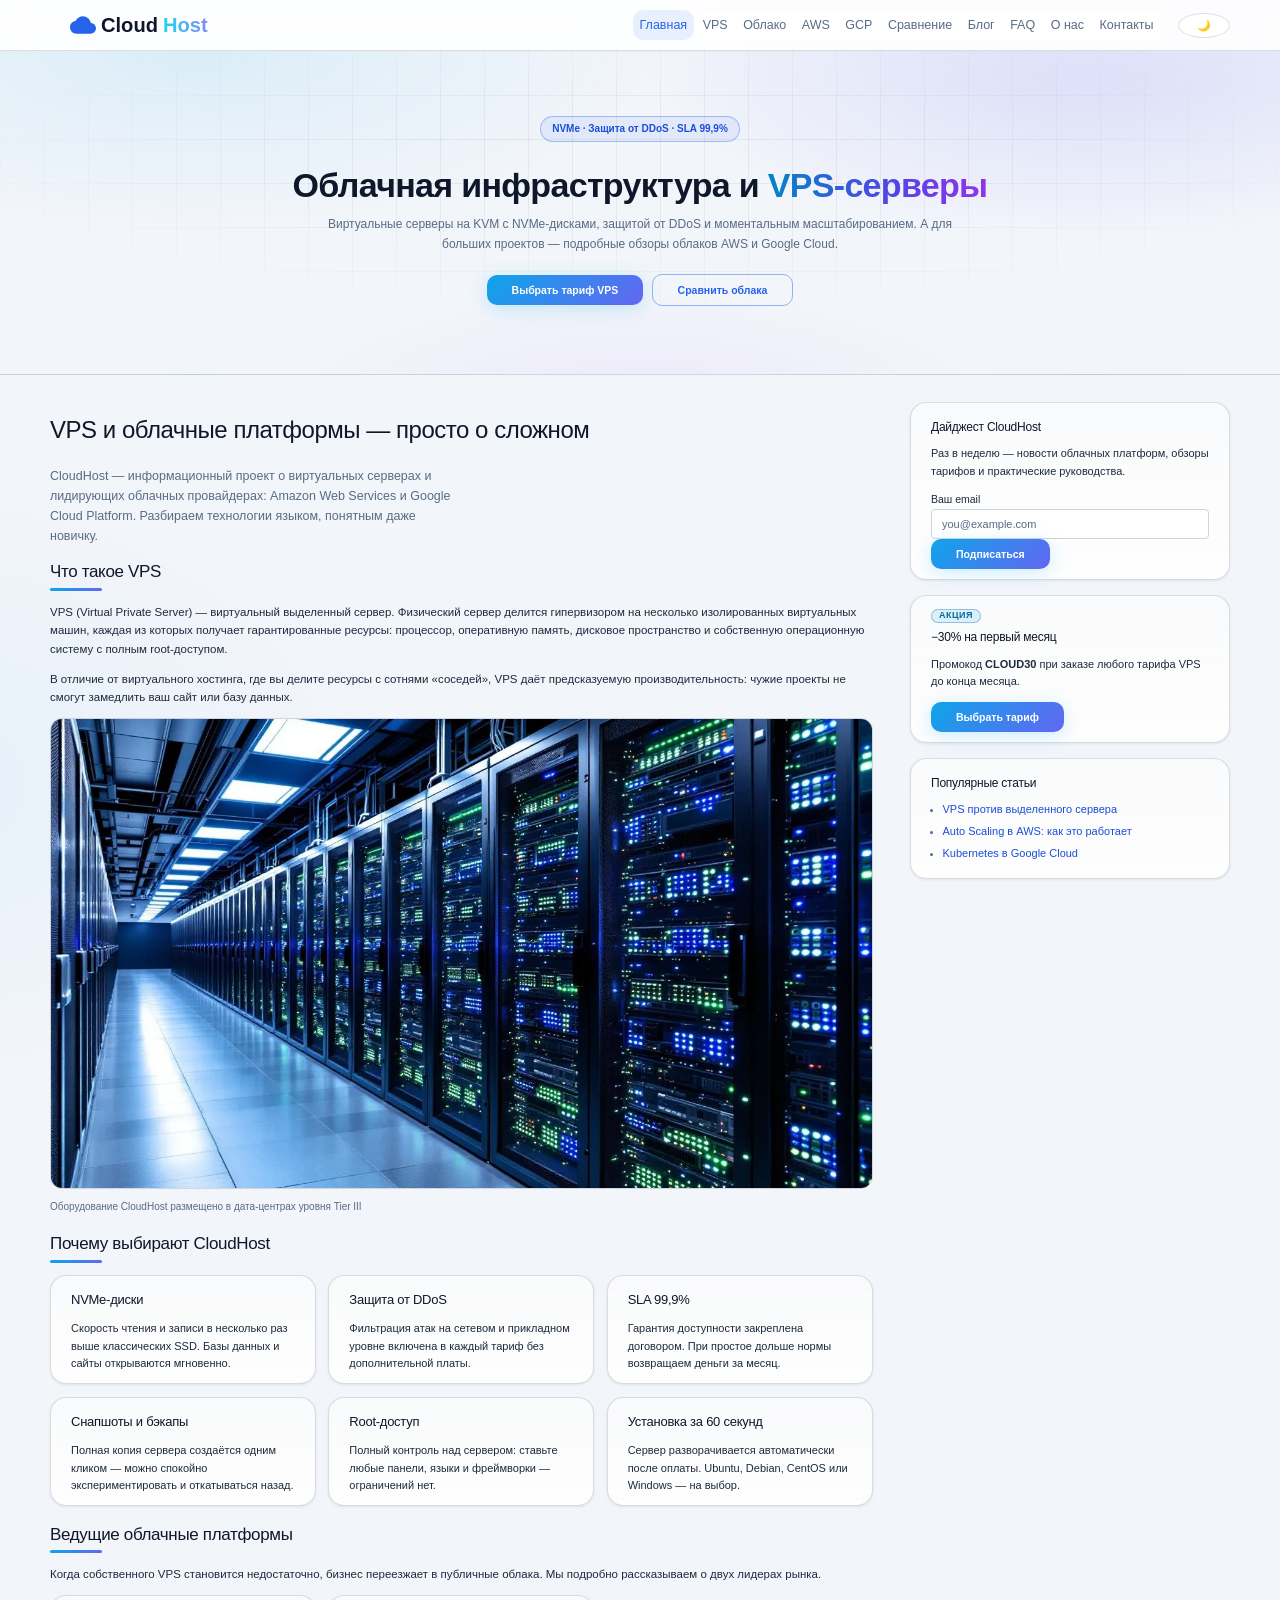
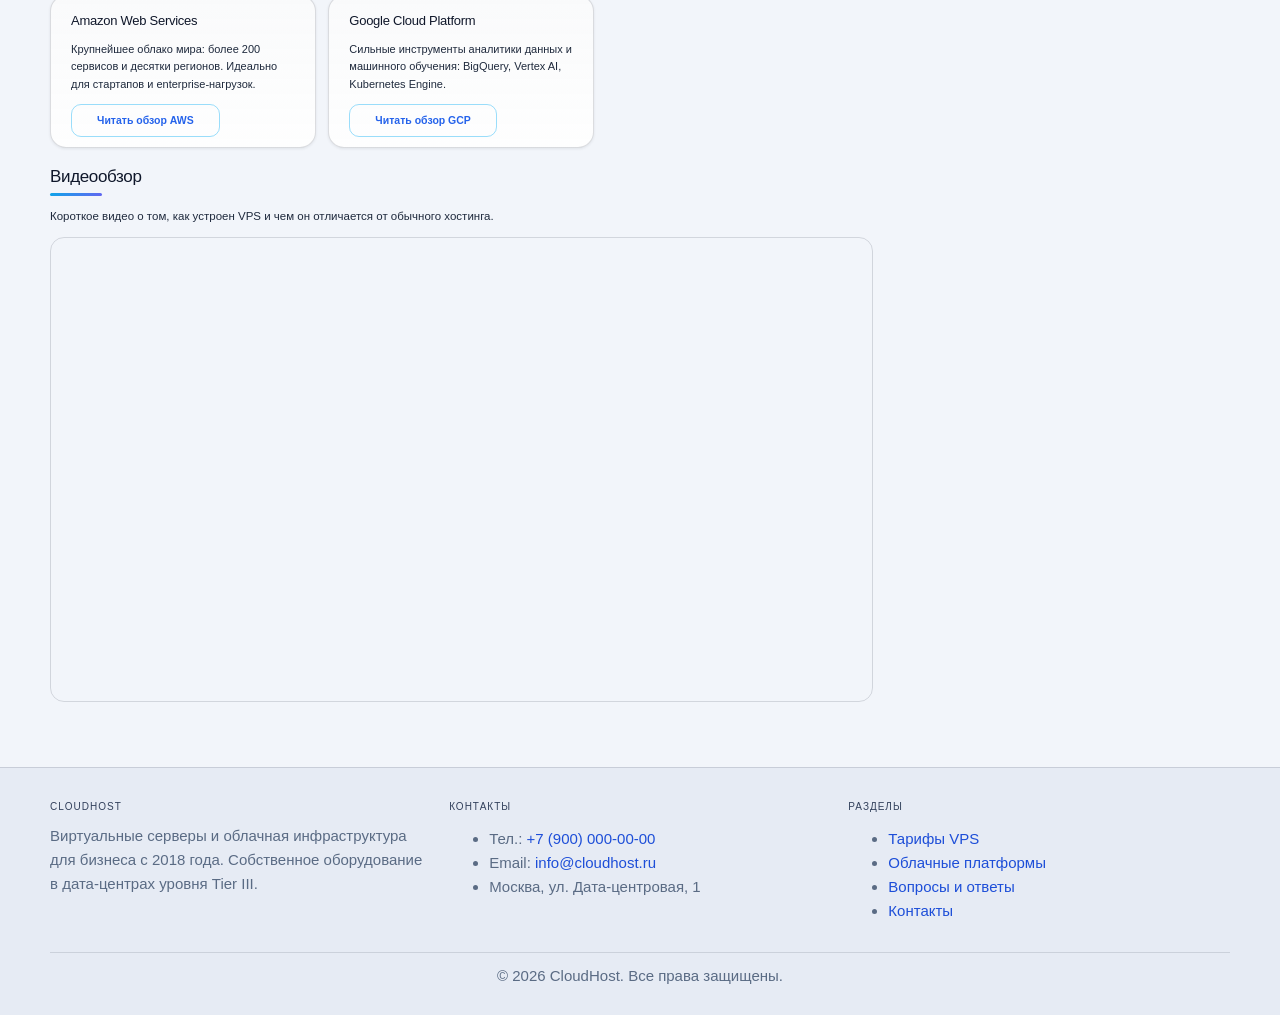
<file: index.html>
<!DOCTYPE html>
<html lang="ru">
<head>
  <meta charset="UTF-8">
  <meta name="viewport" content="width=device-width, initial-scale=1.0">
  <title>CloudHost — VPS и облачные платформы AWS, GCP</title>
  <meta name="description" content="CloudHost — виртуальные серверы на KVM с NVMe-дисками и обзор ведущих облачных платформ: Amazon Web Services и Google Cloud.">
  <link rel="icon" href="img/favicon.svg" type="image/svg+xml">
  <link rel="stylesheet" href="css/chota.min.css">
  <link rel="stylesheet" href="css/custom.css">
</head>
<body>

<header class="site-header">
  <nav class="nav container" aria-label="Основная навигация">
    <div class="nav-left">
      <a class="brand" href="index.html">
        <svg width="26" height="26" viewBox="0 0 24 24" fill="currentColor" aria-hidden="true"><path d="M19.35 10.04A7.49 7.49 0 0 0 12 4C9.11 4 6.6 5.64 5.35 8.04A5.994 5.994 0 0 0 0 14c0 3.31 2.69 6 6 6h13c2.76 0 5-2.24 5-5 0-2.64-2.05-4.78-4.65-4.96z"/></svg>
        Cloud<span class="brand__accent">Host</span>
      </a>
    </div>
    <button class="nav__toggle ☀️button clear" type="button" aria-expanded="false" aria-controls="site-menu" aria-label="Открыть меню">&#9776;</button>
    <div class="main-menu" id="site-menu">
      <div class="tabs">
        <a href="index.html">Главная</a>
        <a href="vps.html">VPS</a>
        <a href="cloud.html">Облако</a>
        <a href="aws.html">AWS</a>
        <a href="gcp.html">GCP</a>
        <a href="compare.html">Сравнение</a>
        <a href="blog.html">Блог</a>
        <a href="faq.html">FAQ</a>
        <a href="about.html">О нас</a>
        <a href="contacts.html">Контакты</a>
      </div>
    </div>
  </nav>
</header>

<section class="hero">
  <div class="container">
    <span class="hero__badge">NVMe · Защита от DDoS · SLA 99,9%</span>
<h1 class="hero__title">Облачная инфраструктура и <span class="text-gradient">VPS-серверы</span></h1>
    <p class="hero__text">Виртуальные серверы на KVM с NVMe-дисками, защитой от DDoS и моментальным масштабированием. А для больших проектов — подробные обзоры облаков AWS и Google Cloud.</p>
    <a class="button primary" href="vps.html">Выбрать тариф VPS</a>
    <a class="button outline" href="compare.html">Сравнить облака</a>
  </div>
</section>

<main class="container page">
  <div class="row page__layout">

    <section class="col-8 page__content">
      <h1>VPS и облачные платформы — просто о сложном</h1>
      <p class="page__lead">CloudHost — информационный проект о виртуальных серверах и лидирующих облачных провайдерах: Amazon Web Services и Google Cloud Platform. Разбираем технологии языком, понятным даже новичку.</p>

      <h2>Что такое VPS</h2>
      <p>VPS (Virtual Private Server) — виртуальный выделенный сервер. Физический сервер делится гипервизором на несколько изолированных виртуальных машин, каждая из которых получает гарантированные ресурсы: процессор, оперативную память, дисковое пространство и собственную операционную систему с полным root-доступом.</p>
      <p>В отличие от виртуального хостинга, где вы делите ресурсы с сотнями «соседей», VPS даёт предсказуемую производительность: чужие проекты не смогут замедлить ваш сайт или базу данных.</p>

      <figure class="figure">
        <img src="img/datacenter-800.webp"
             srcset="img/datacenter-480.webp 480w, img/datacenter-800.webp 800w, img/datacenter-1280.webp 1280w"
             sizes="(min-width: 992px) 700px, (min-width: 768px) 92vw, 100vw"
             alt="Ряды серверных стоек в дата-центре" width="800" height="450" loading="lazy">
        <figcaption>Оборудование CloudHost размещено в дата-центрах уровня Tier III</figcaption>
      </figure>

      <h2>Почему выбирают CloudHost</h2>
      <div class="cards-grid">
        <article class="card">
          <div class="card__body">
            <h3>NVMe-диски</h3>
            <p>Скорость чтения и записи в несколько раз выше классических SSD. Базы данных и сайты открываются мгновенно.</p>
          </div>
        </article>
        <article class="card">
          <div class="card__body">
            <h3>Защита от DDoS</h3>
            <p>Фильтрация атак на сетевом и прикладном уровне включена в каждый тариф без дополнительной платы.</p>
          </div>
        </article>
        <article class="card">
          <div class="card__body">
            <h3>SLA 99,9%</h3>
            <p>Гарантия доступности закреплена договором. При простое дольше нормы возвращаем деньги за месяц.</p>
          </div>
        </article>
        <article class="card">
          <div class="card__body">
            <h3>Снапшоты и бэкапы</h3>
            <p>Полная копия сервера создаётся одним кликом — можно спокойно экспериментировать и откатываться назад.</p>
          </div>
        </article>
        <article class="card">
          <div class="card__body">
            <h3>Root-доступ</h3>
            <p>Полный контроль над сервером: ставьте любые панели, языки и фреймворки — ограничений нет.</p>
          </div>
        </article>
        <article class="card">
          <div class="card__body">
            <h3>Установка за 60 секунд</h3>
            <p>Сервер разворачивается автоматически после оплаты. Ubuntu, Debian, CentOS или Windows — на выбор.</p>
          </div>
        </article>
      </div>

      <h2>Ведущие облачные платформы</h2>
      <p>Когда собственного VPS становится недостаточно, бизнес переезжает в публичные облака. Мы подробно рассказываем о двух лидерах рынка.</p>
      <div class="cards-grid">
        <article class="card">
          <div class="card__body">
            <h3>Amazon Web Services</h3>
            <p>Крупнейшее облако мира: более 200 сервисов и десятки регионов. Идеально для стартапов и enterprise-нагрузок.</p>
            <a class="button outline" href="aws.html">Читать обзор AWS</a>
          </div>
        </article>
        <article class="card">
          <div class="card__body">
            <h3>Google Cloud Platform</h3>
            <p>Сильные инструменты аналитики данных и машинного обучения: BigQuery, Vertex AI, Kubernetes Engine.</p>
            <a class="button outline" href="gcp.html">Читать обзор GCP</a>
          </div>
        </article>
      </div>

      <h2>Видеообзор</h2>
      <p>Короткое видео о том, как устроен VPS и чем он отличается от обычного хостинга.</p>
      <div class="video-embed">
        <iframe src="https://www.youtube.com/embed/KuDwVCDYvKo?si=LoveTNrsesEYZCEW" title="Видео: что такое VPS и чем он отличается от хостинга" allow="autoplay; fullscreen" allowfullscreen loading="lazy"></iframe>
      </div>
    </section>

    <aside class="col-4 page__sidebar" aria-label="Дополнительная информация">
      <div class="card sidebar__block">
        <div class="card__body">
          <h3>Дайджест CloudHost</h3>
          <p>Раз в неделю — новости облачных платформ, обзоры тарифов и практические руководства.</p>
          <form action="#" method="post">
            <label for="subscribe-email">Ваш email</label>
            <input type="email" id="subscribe-email" name="email" placeholder="you@example.com" required>
            <button class="button primary" type="submit">Подписаться</button>
          </form>
        </div>
      </div>
      <div class="card sidebar__block">
        <div class="card__body">
          <span class="tag">Акция</span>
          <h3>−30% на первый месяц</h3>
          <p>Промокод <strong>CLOUD30</strong> при заказе любого тарифа VPS до конца месяца.</p>
          <a class="button primary" href="vps.html">Выбрать тариф</a>
        </div>
      </div>
      <div class="card sidebar__block">
        <div class="card__body">
          <h3>Популярные статьи</h3>
          <ul class="sidebar__list">
            <li><a href="blog.html">VPS против выделенного сервера</a></li>
            <li><a href="blog.html">Auto Scaling в AWS: как это работает</a></li>
            <li><a href="blog.html">Kubernetes в Google Cloud</a></li>
          </ul>
        </div>
      </div>
    </aside>

  </div>
</main>

<footer class="site-footer">
  <div class="container">
    <div class="footer__grid">
      <div class="footer__col">
        <h3>CloudHost</h3>
        <p>Виртуальные серверы и облачная инфраструктура для бизнеса с 2018 года. Собственное оборудование в дата-центрах уровня Tier III.</p>
      </div>
      <div class="footer__col">
        <h3>Контакты</h3>
        <ul>
          <li>Тел.: <a href="tel:+79000000000">+7 (900) 000-00-00</a></li>
          <li>Email: <a href="mailto:info@cloudhost.ru">info@cloudhost.ru</a></li>
          <li>Москва, ул. Дата-центровая, 1</li>
        </ul>
      </div>
      <div class="footer__col">
        <h3>Разделы</h3>
        <ul>
          <li><a href="vps.html">Тарифы VPS</a></li>
          <li><a href="cloud.html">Облачные платформы</a></li>
          <li><a href="faq.html">Вопросы и ответы</a></li>
          <li><a href="contacts.html">Контакты</a></li>
        </ul>
      </div>
    </div>
    <p class="footer__copy">&copy; 2026 CloudHost. Все права защищены.</p>
  </div>
</footer>

<script src="js/main.js"></script>
</body>
</html>
</file>
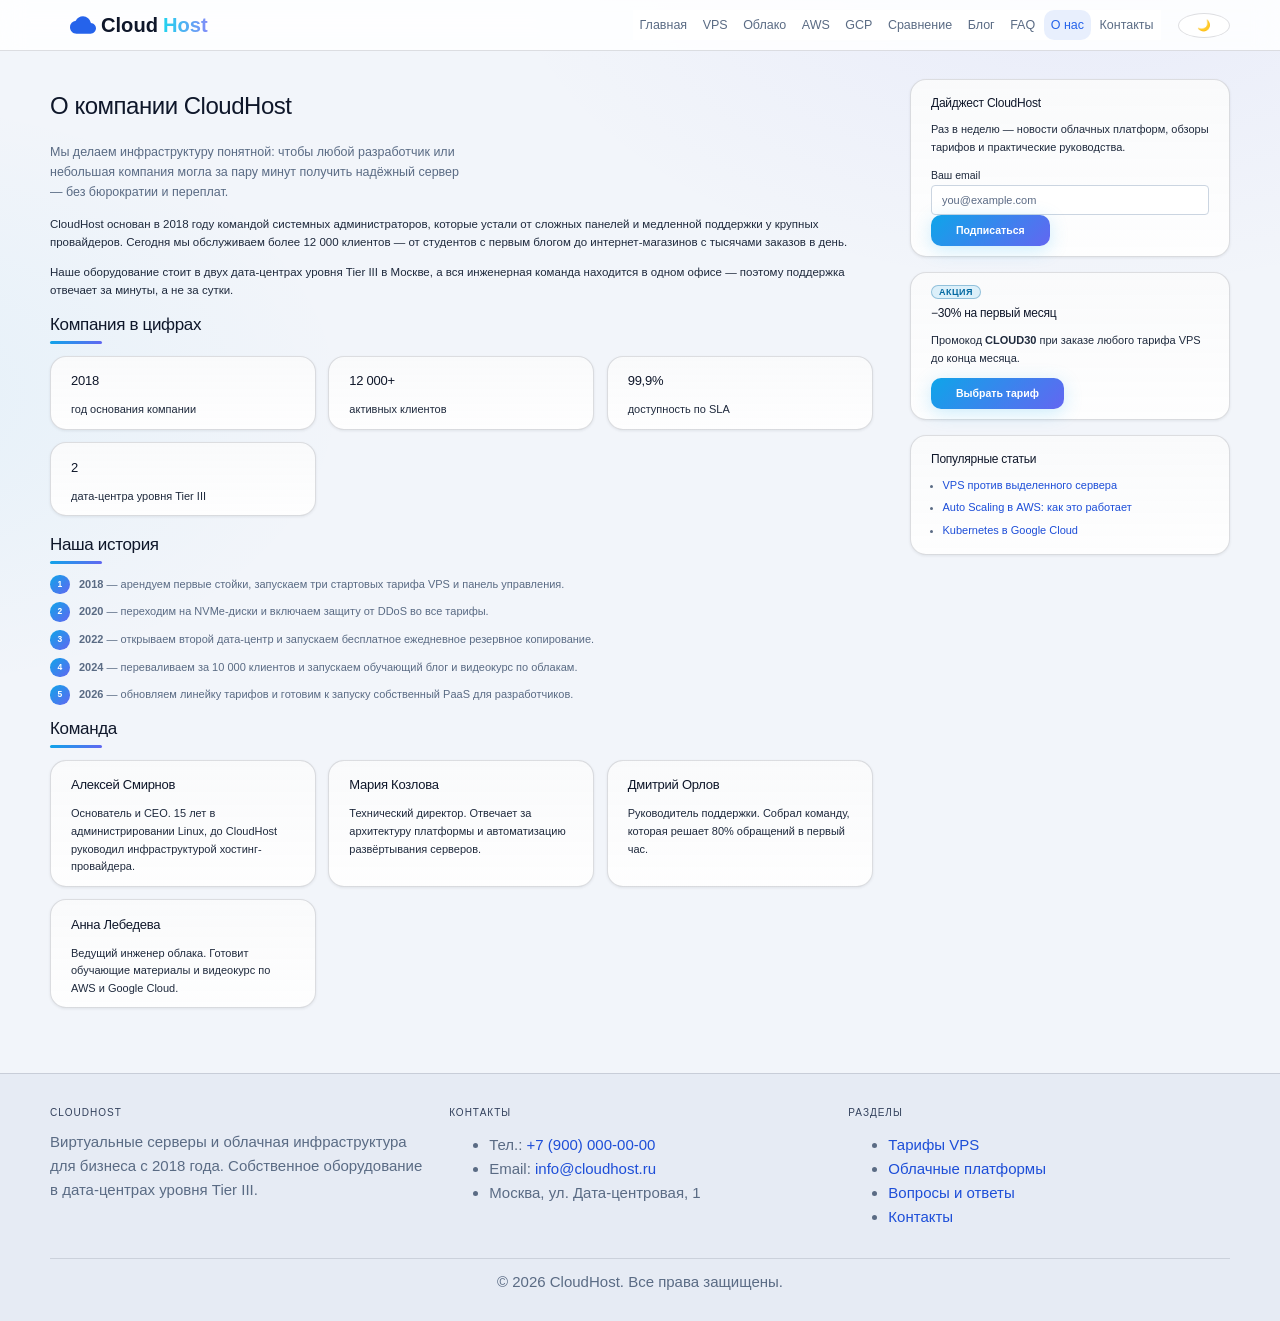
<file: about.html>
<!DOCTYPE html>
<html lang="ru">
<head>
  <meta charset="UTF-8">
  <meta name="viewport" content="width=device-width, initial-scale=1.0">
  <title>О компании — CloudHost</title>
  <meta name="description" content="О компании CloudHost: миссия, история с 2018 года, команда инженеров и компания в цифрах.">
  <link rel="icon" href="img/favicon.svg" type="image/svg+xml">
  <link rel="stylesheet" href="css/chota.min.css">
  <link rel="stylesheet" href="css/custom.css">
</head>
<body>

<header class="site-header">
  <nav class="nav container" aria-label="Основная навигация">
    <div class="nav-left">
      <a class="brand" href="index.html">
        <svg width="26" height="26" viewBox="0 0 24 24" fill="currentColor" aria-hidden="true"><path d="M19.35 10.04A7.49 7.49 0 0 0 12 4C9.11 4 6.6 5.64 5.35 8.04A5.994 5.994 0 0 0 0 14c0 3.31 2.69 6 6 6h13c2.76 0 5-2.24 5-5 0-2.64-2.05-4.78-4.65-4.96z"/></svg>
        Cloud<span class="brand__accent">Host</span>
      </a>
    </div>
    <button class="nav__toggle button clear" type="button" aria-expanded="false" aria-controls="site-menu" aria-label="Открыть меню">&#9776;</button>
    <div class="main-menu" id="site-menu">
      <div class="tabs">
        <a href="index.html">Главная</a>
        <a href="vps.html">VPS</a>
        <a href="cloud.html">Облако</a>
        <a href="aws.html">AWS</a>
        <a href="gcp.html">GCP</a>
        <a href="compare.html">Сравнение</a>
        <a href="blog.html">Блог</a>
        <a href="faq.html">FAQ</a>
        <a href="about.html">О нас</a>
        <a href="contacts.html">Контакты</a>
      </div>
    </div>
  </nav>
</header>

<main class="container page">
  <div class="row page__layout">

    <section class="col-8 page__content">
      <h1>О компании CloudHost</h1>
      <p class="page__lead">Мы делаем инфраструктуру понятной: чтобы любой разработчик или небольшая компания могла за пару минут получить надёжный сервер — без бюрократии и переплат.</p>

      <p>CloudHost основан в 2018 году командой системных администраторов, которые устали от сложных панелей и медленной поддержки у крупных провайдеров. Сегодня мы обслуживаем более 12 000 клиентов — от студентов с первым блогом до интернет-магазинов с тысячами заказов в день.</p>
      <p>Наше оборудование стоит в двух дата-центрах уровня Tier III в Москве, а вся инженерная команда находится в одном офисе — поэтому поддержка отвечает за минуты, а не за сутки.</p>

      <h2>Компания в цифрах</h2>
      <div class="cards-grid">
        <article class="card"><div class="card__body"><h3>2018</h3><p>год основания компании</p></div></article>
        <article class="card"><div class="card__body"><h3>12 000+</h3><p>активных клиентов</p></div></article>
        <article class="card"><div class="card__body"><h3>99,9%</h3><p>доступность по SLA</p></div></article>
        <article class="card"><div class="card__body"><h3>2</h3><p>дата-центра уровня Tier III</p></div></article>
      </div>

      <h2>Наша история</h2>
      <ol class="steps">
        <li><strong>2018</strong> — арендуем первые стойки, запускаем три стартовых тарифа VPS и панель управления.</li>
        <li><strong>2020</strong> — переходим на NVMe-диски и включаем защиту от DDoS во все тарифы.</li>
        <li><strong>2022</strong> — открываем второй дата-центр и запускаем бесплатное ежедневное резервное копирование.</li>
        <li><strong>2024</strong> — переваливаем за 10 000 клиентов и запускаем обучающий блог и видеокурс по облакам.</li>
        <li><strong>2026</strong> — обновляем линейку тарифов и готовим к запуску собственный PaaS для разработчиков.</li>
      </ol>

      <h2>Команда</h2>
      <div class="cards-grid">
        <article class="card"><div class="card__body"><h3>Алексей Смирнов</h3><p>Основатель и CEO. 15 лет в администрировании Linux, до CloudHost руководил инфраструктурой хостинг-провайдера.</p></div></article>
        <article class="card"><div class="card__body"><h3>Мария Козлова</h3><p>Технический директор. Отвечает за архитектуру платформы и автоматизацию развёртывания серверов.</p></div></article>
        <article class="card"><div class="card__body"><h3>Дмитрий Орлов</h3><p>Руководитель поддержки. Собрал команду, которая решает 80% обращений в первый час.</p></div></article>
        <article class="card"><div class="card__body"><h3>Анна Лебедева</h3><p>Ведущий инженер облака. Готовит обучающие материалы и видеокурс по AWS и Google Cloud.</p></div></article>
      </div>
    </section>

    <aside class="col-4 page__sidebar" aria-label="Дополнительная информация">
      <div class="card sidebar__block">
        <div class="card__body">
          <h3>Дайджест CloudHost</h3>
          <p>Раз в неделю — новости облачных платформ, обзоры тарифов и практические руководства.</p>
          <form action="#" method="post">
            <label for="subscribe-email">Ваш email</label>
            <input type="email" id="subscribe-email" name="email" placeholder="you@example.com" required>
            <button class="button primary" type="submit">Подписаться</button>
          </form>
        </div>
      </div>
      <div class="card sidebar__block">
        <div class="card__body">
          <span class="tag">Акция</span>
          <h3>−30% на первый месяц</h3>
          <p>Промокод <strong>CLOUD30</strong> при заказе любого тарифа VPS до конца месяца.</p>
          <a class="button primary" href="vps.html">Выбрать тариф</a>
        </div>
      </div>
      <div class="card sidebar__block">
        <div class="card__body">
          <h3>Популярные статьи</h3>
          <ul class="sidebar__list">
            <li><a href="blog.html">VPS против выделенного сервера</a></li>
            <li><a href="blog.html">Auto Scaling в AWS: как это работает</a></li>
            <li><a href="blog.html">Kubernetes в Google Cloud</a></li>
          </ul>
        </div>
      </div>
    </aside>

  </div>
</main>

<footer class="site-footer">
  <div class="container">
    <div class="footer__grid">
      <div class="footer__col">
        <h3>CloudHost</h3>
        <p>Виртуальные серверы и облачная инфраструктура для бизнеса с 2018 года. Собственное оборудование в дата-центрах уровня Tier III.</p>
      </div>
      <div class="footer__col">
        <h3>Контакты</h3>
        <ul>
          <li>Тел.: <a href="tel:+79000000000">+7 (900) 000-00-00</a></li>
          <li>Email: <a href="mailto:info@cloudhost.ru">info@cloudhost.ru</a></li>
          <li>Москва, ул. Дата-центровая, 1</li>
        </ul>
      </div>
      <div class="footer__col">
        <h3>Разделы</h3>
        <ul>
          <li><a href="vps.html">Тарифы VPS</a></li>
          <li><a href="cloud.html">Облачные платформы</a></li>
          <li><a href="faq.html">Вопросы и ответы</a></li>
          <li><a href="contacts.html">Контакты</a></li>
        </ul>
      </div>
    </div>
    <p class="footer__copy">&copy; 2026 CloudHost. Все права защищены.</p>
  </div>
</footer>

<script src="js/main.js"></script>
</body>
</html>
</file>
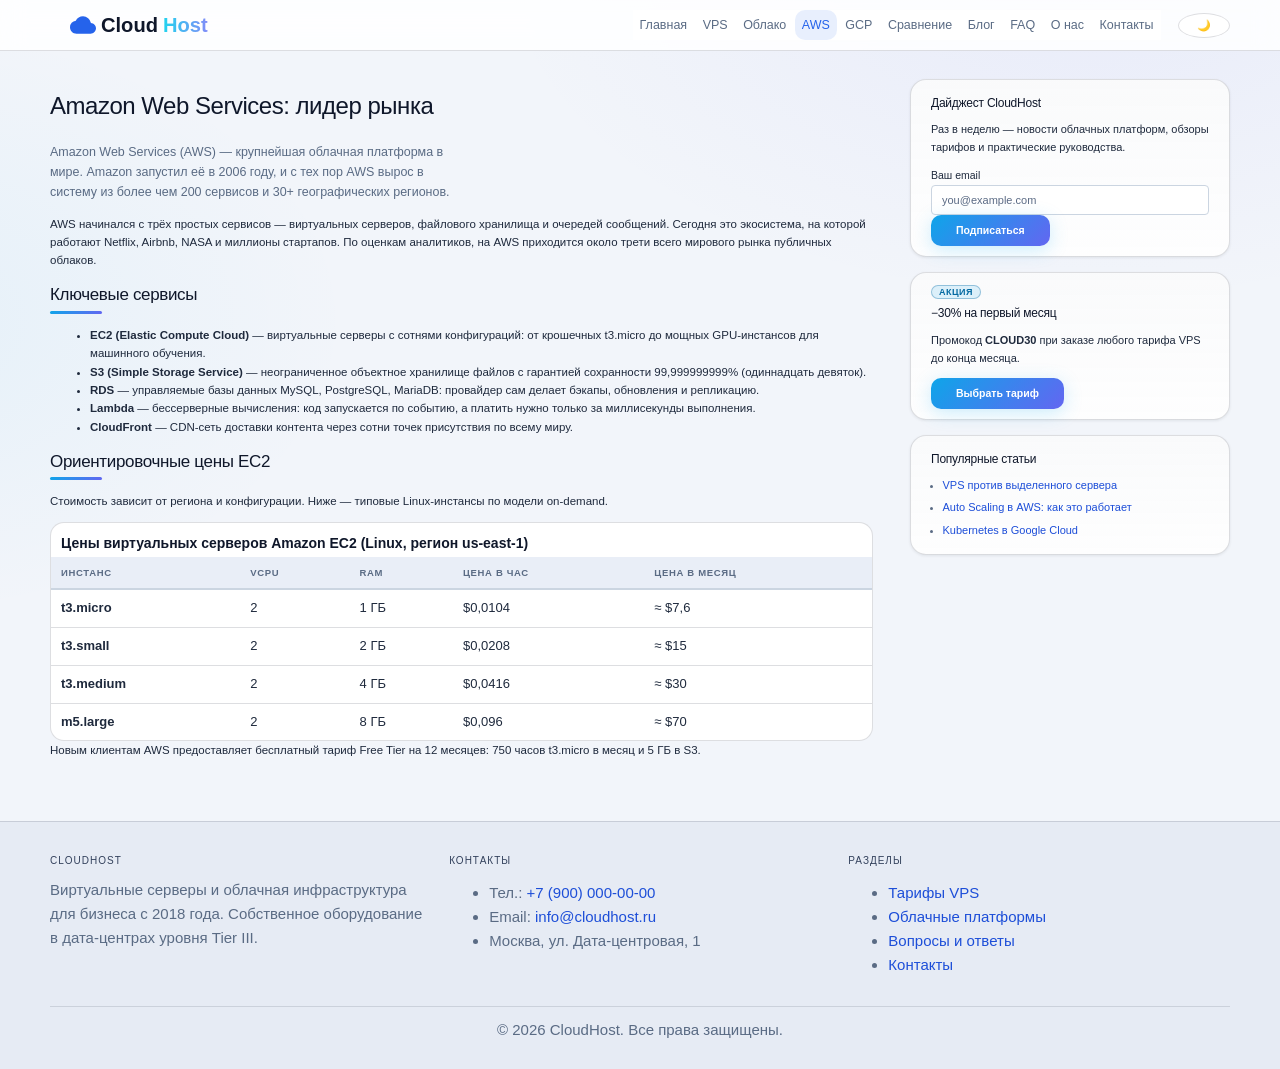
<file: aws.html>
<!DOCTYPE html>
<html lang="ru">
<head>
  <meta charset="UTF-8">
  <meta name="viewport" content="width=device-width, initial-scale=1.0">
  <title>Amazon Web Services — обзор платформы — CloudHost</title>
  <meta name="description" content="Обзор Amazon Web Services: история платформы, ключевые сервисы EC2, S3, RDS, Lambda, CloudFront и ориентировочные цены.">
  <link rel="icon" href="img/favicon.svg" type="image/svg+xml">
  <link rel="stylesheet" href="css/chota.min.css">
  <link rel="stylesheet" href="css/custom.css">
</head>
<body>

<header class="site-header">
  <nav class="nav container" aria-label="Основная навигация">
    <div class="nav-left">
      <a class="brand" href="index.html">
        <svg width="26" height="26" viewBox="0 0 24 24" fill="currentColor" aria-hidden="true"><path d="M19.35 10.04A7.49 7.49 0 0 0 12 4C9.11 4 6.6 5.64 5.35 8.04A5.994 5.994 0 0 0 0 14c0 3.31 2.69 6 6 6h13c2.76 0 5-2.24 5-5 0-2.64-2.05-4.78-4.65-4.96z"/></svg>
        Cloud<span class="brand__accent">Host</span>
      </a>
    </div>
    <button class="nav__toggle button clear" type="button" aria-expanded="false" aria-controls="site-menu" aria-label="Открыть меню">&#9776;</button>
    <div class="main-menu" id="site-menu">
      <div class="tabs">
        <a href="index.html">Главная</a>
        <a href="vps.html">VPS</a>
        <a href="cloud.html">Облако</a>
        <a href="aws.html">AWS</a>
        <a href="gcp.html">GCP</a>
        <a href="compare.html">Сравнение</a>
        <a href="blog.html">Блог</a>
        <a href="faq.html">FAQ</a>
        <a href="about.html">О нас</a>
        <a href="contacts.html">Контакты</a>
      </div>
    </div>
  </nav>
</header>

<main class="container page">
  <div class="row page__layout">

    <section class="col-8 page__content">
      <h1>Amazon Web Services: лидер рынка</h1>
      <p class="page__lead">Amazon Web Services (AWS) — крупнейшая облачная платформа в мире. Amazon запустил её в 2006 году, и с тех пор AWS вырос в систему из более чем 200 сервисов и 30+ географических регионов.</p>

      <p>AWS начинался с трёх простых сервисов — виртуальных серверов, файлового хранилища и очередей сообщений. Сегодня это экосистема, на которой работают Netflix, Airbnb, NASA и миллионы стартапов. По оценкам аналитиков, на AWS приходится около трети всего мирового рынка публичных облаков.</p>

      <h2>Ключевые сервисы</h2>
      <ul>
        <li><strong>EC2 (Elastic Compute Cloud)</strong> — виртуальные серверы с сотнями конфигураций: от крошечных t3.micro до мощных GPU-инстансов для машинного обучения.</li>
        <li><strong>S3 (Simple Storage Service)</strong> — неограниченное объектное хранилище файлов с гарантией сохранности 99,999999999% (одиннадцать девяток).</li>
        <li><strong>RDS</strong> — управляемые базы данных MySQL, PostgreSQL, MariaDB: провайдер сам делает бэкапы, обновления и репликацию.</li>
        <li><strong>Lambda</strong> — бессерверные вычисления: код запускается по событию, а платить нужно только за миллисекунды выполнения.</li>
        <li><strong>CloudFront</strong> — CDN-сеть доставки контента через сотни точек присутствия по всему миру.</li>
      </ul>

      <h2>Ориентировочные цены EC2</h2>
      <p>Стоимость зависит от региона и конфигурации. Ниже — типовые Linux-инстансы по модели on-demand.</p>
      <div class="table-wrap">
        <table class="data-table">
          <caption>Цены виртуальных серверов Amazon EC2 (Linux, регион us-east-1)</caption>
          <thead>
            <tr>
              <th scope="col">Инстанс</th>
              <th scope="col">vCPU</th>
              <th scope="col">RAM</th>
              <th scope="col">Цена в час</th>
              <th scope="col">Цена в месяц</th>
            </tr>
          </thead>
          <tbody>
            <tr><th scope="row">t3.micro</th><td>2</td><td>1 ГБ</td><td>$0,0104</td><td>≈ $7,6</td></tr>
            <tr><th scope="row">t3.small</th><td>2</td><td>2 ГБ</td><td>$0,0208</td><td>≈ $15</td></tr>
            <tr><th scope="row">t3.medium</th><td>2</td><td>4 ГБ</td><td>$0,0416</td><td>≈ $30</td></tr>
            <tr><th scope="row">m5.large</th><td>2</td><td>8 ГБ</td><td>$0,096</td><td>≈ $70</td></tr>
          </tbody>
        </table>
      </div>
      <p>Новым клиентам AWS предоставляет бесплатный тариф Free Tier на 12 месяцев: 750 часов t3.micro в месяц и 5 ГБ в S3.</p>
    </section>

    <aside class="col-4 page__sidebar" aria-label="Дополнительная информация">
      <div class="card sidebar__block">
        <div class="card__body">
          <h3>Дайджест CloudHost</h3>
          <p>Раз в неделю — новости облачных платформ, обзоры тарифов и практические руководства.</p>
          <form action="#" method="post">
            <label for="subscribe-email">Ваш email</label>
            <input type="email" id="subscribe-email" name="email" placeholder="you@example.com" required>
            <button class="button primary" type="submit">Подписаться</button>
          </form>
        </div>
      </div>
      <div class="card sidebar__block">
        <div class="card__body">
          <span class="tag">Акция</span>
          <h3>−30% на первый месяц</h3>
          <p>Промокод <strong>CLOUD30</strong> при заказе любого тарифа VPS до конца месяца.</p>
          <a class="button primary" href="vps.html">Выбрать тариф</a>
        </div>
      </div>
      <div class="card sidebar__block">
        <div class="card__body">
          <h3>Популярные статьи</h3>
          <ul class="sidebar__list">
            <li><a href="blog.html">VPS против выделенного сервера</a></li>
            <li><a href="blog.html">Auto Scaling в AWS: как это работает</a></li>
            <li><a href="blog.html">Kubernetes в Google Cloud</a></li>
          </ul>
        </div>
      </div>
    </aside>

  </div>
</main>

<footer class="site-footer">
  <div class="container">
    <div class="footer__grid">
      <div class="footer__col">
        <h3>CloudHost</h3>
        <p>Виртуальные серверы и облачная инфраструктура для бизнеса с 2018 года. Собственное оборудование в дата-центрах уровня Tier III.</p>
      </div>
      <div class="footer__col">
        <h3>Контакты</h3>
        <ul>
          <li>Тел.: <a href="tel:+79000000000">+7 (900) 000-00-00</a></li>
          <li>Email: <a href="mailto:info@cloudhost.ru">info@cloudhost.ru</a></li>
          <li>Москва, ул. Дата-центровая, 1</li>
        </ul>
      </div>
      <div class="footer__col">
        <h3>Разделы</h3>
        <ul>
          <li><a href="vps.html">Тарифы VPS</a></li>
          <li><a href="cloud.html">Облачные платформы</a></li>
          <li><a href="faq.html">Вопросы и ответы</a></li>
          <li><a href="contacts.html">Контакты</a></li>
        </ul>
      </div>
    </div>
    <p class="footer__copy">&copy; 2026 CloudHost. Все права защищены.</p>
  </div>
</footer>

<script src="js/main.js"></script>
</body>
</html>
</file>
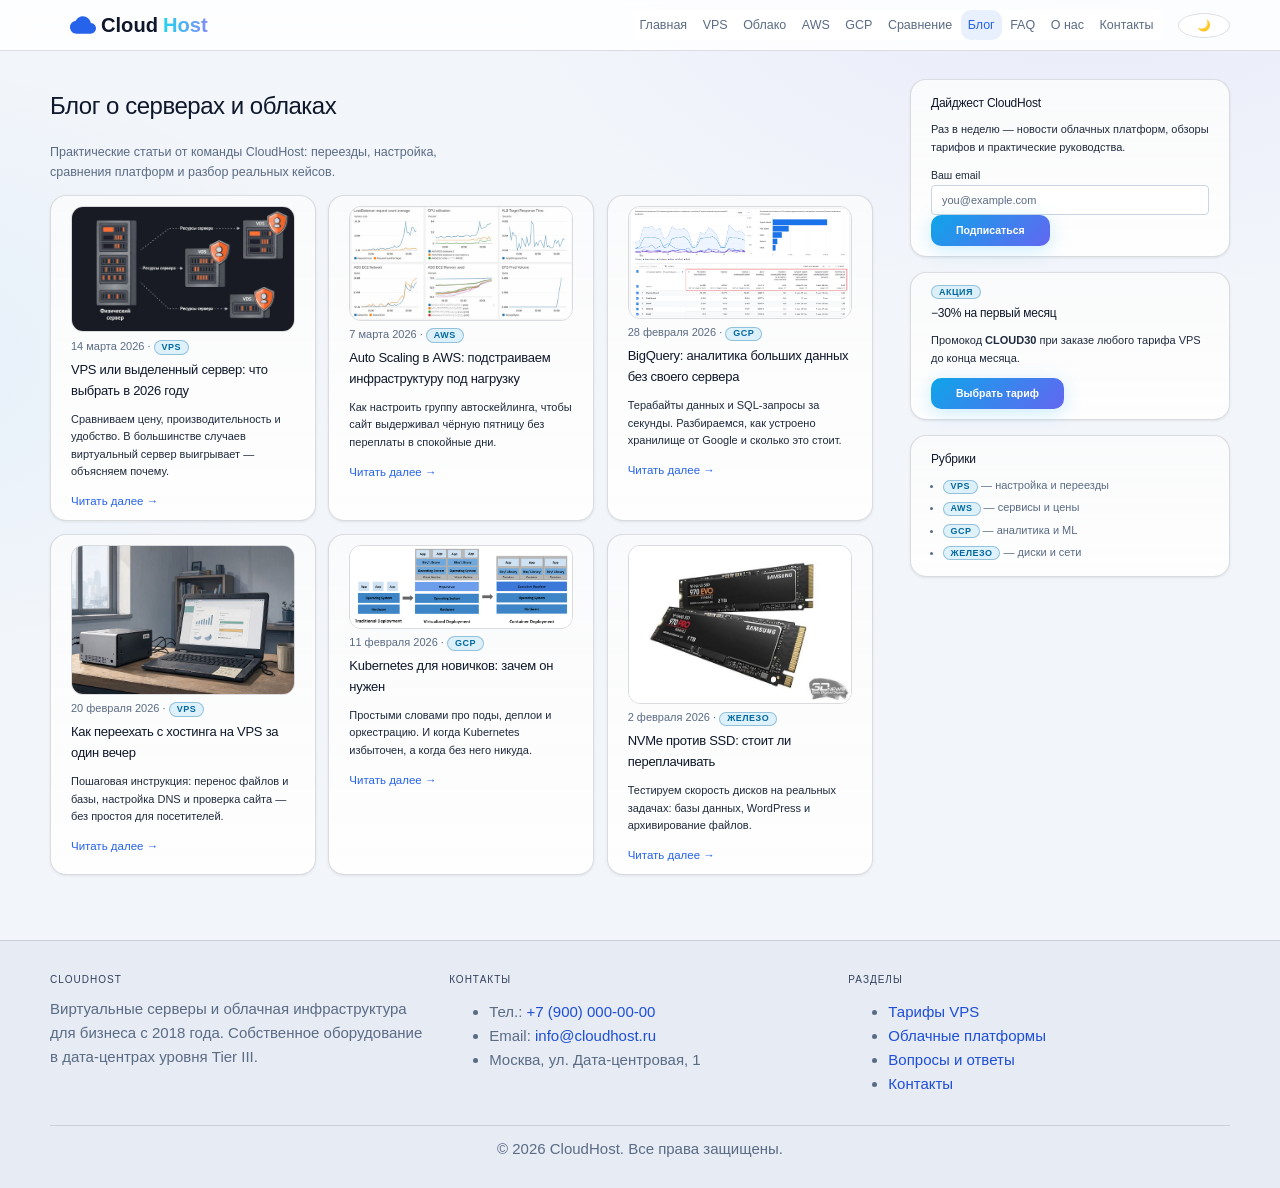
<file: blog.html>
<!DOCTYPE html>
<html lang="ru">
<head>
  <meta charset="UTF-8">
  <meta name="viewport" content="width=device-width, initial-scale=1.0">
  <title>Блог — CloudHost</title>
  <meta name="description" content="Блог CloudHost: статьи о VPS, AWS и Google Cloud — переезды, автоскейлинг, Kubernetes и выбор оборудования.">
  <link rel="icon" href="img/favicon.svg" type="image/svg+xml">
  <link rel="stylesheet" href="css/chota.min.css">
  <link rel="stylesheet" href="css/custom.css">
</head>
<body>

<header class="site-header">
  <nav class="nav container" aria-label="Основная навигация">
    <div class="nav-left">
      <a class="brand" href="index.html">
        <svg width="26" height="26" viewBox="0 0 24 24" fill="currentColor" aria-hidden="true"><path d="M19.35 10.04A7.49 7.49 0 0 0 12 4C9.11 4 6.6 5.64 5.35 8.04A5.994 5.994 0 0 0 0 14c0 3.31 2.69 6 6 6h13c2.76 0 5-2.24 5-5 0-2.64-2.05-4.78-4.65-4.96z"/></svg>
        Cloud<span class="brand__accent">Host</span>
      </a>
    </div>
    <button class="nav__toggle button clear" type="button" aria-expanded="false" aria-controls="site-menu" aria-label="Открыть меню">&#9776;</button>
    <div class="main-menu" id="site-menu">
      <div class="tabs">
        <a href="index.html">Главная</a>
        <a href="vps.html">VPS</a>
        <a href="cloud.html">Облако</a>
        <a href="aws.html">AWS</a>
        <a href="gcp.html">GCP</a>
        <a href="compare.html">Сравнение</a>
        <a href="blog.html">Блог</a>
        <a href="faq.html">FAQ</a>
        <a href="about.html">О нас</a>
        <a href="contacts.html">Контакты</a>
      </div>
    </div>
  </nav>
</header>

<main class="container page">
  <div class="row page__layout">

    <section class="col-8 page__content">
      <h1>Блог о серверах и облаках</h1>
      <p class="page__lead">Практические статьи от команды CloudHost: переезды, настройка, сравнения платформ и разбор реальных кейсов.</p>

      <div class="cards-grid">
        <article class="card post-card">
          <img class="post-card__img" src="img/post-1.webp" alt="Виртуальный сервер рядом с выделенным железом" width="640" height="360" loading="lazy">
          <div class="card__body">
            <p class="post-card__meta"><time datetime="2026-03-14">14 марта 2026</time> · <span class="tag">VPS</span></p>
            <h3>VPS или выделенный сервер: что выбрать в 2026 году</h3>
            <p>Сравниваем цену, производительность и удобство. В большинстве случаев виртуальный сервер выигрывает — объясняем почему.</p>
            <a href="faq.html">Читать далее →</a>
          </div>
        </article>
        <article class="card post-card">
          <img class="post-card__img" src="img/post-2.webp" alt="График автоскейлинга нагрузки в AWS" width="640" height="360" loading="lazy">
          <div class="card__body">
            <p class="post-card__meta"><time datetime="2026-03-07">7 марта 2026</time> · <span class="tag">AWS</span></p>
            <h3>Auto Scaling в AWS: подстраиваем инфраструктуру под нагрузку</h3>
            <p>Как настроить группу автоскейлинга, чтобы сайт выдерживал чёрную пятницу без переплаты в спокойные дни.</p>
            <a href="faq.html">Читать далее →</a>
          </div>
        </article>
        <article class="card post-card">
          <img class="post-card__img" src="img/post-3.webp" alt="Дашборд аналитики BigQuery" width="640" height="360" loading="lazy">
          <div class="card__body">
            <p class="post-card__meta"><time datetime="2026-02-28">28 февраля 2026</time> · <span class="tag">GCP</span></p>
            <h3>BigQuery: аналитика больших данных без своего сервера</h3>
            <p>Терабайты данных и SQL-запросы за секунды. Разбираемся, как устроено хранилище от Google и сколько это стоит.</p>
            <a href="faq.html">Читать далее →</a>
          </div>
        </article>
        <article class="card post-card">
          <img class="post-card__img" src="img/post-4.webp" alt="Ноутбук с терминалом при переезде на VPS" width="640" height="360" loading="lazy">
          <div class="card__body">
            <p class="post-card__meta"><time datetime="2026-02-20">20 февраля 2026</time> · <span class="tag">VPS</span></p>
            <h3>Как переехать с хостинга на VPS за один вечер</h3>
            <p>Пошаговая инструкция: перенос файлов и базы, настройка DNS и проверка сайта — без простоя для посетителей.</p>
            <a href="faq.html">Читать далее →</a>
          </div>
        </article>
        <article class="card post-card">
          <img class="post-card__img" src="img/post-5.webp" alt="Контейнеры в кластере Kubernetes" width="640" height="360" loading="lazy">
          <div class="card__body">
            <p class="post-card__meta"><time datetime="2026-02-11">11 февраля 2026</time> · <span class="tag">GCP</span></p>
            <h3>Kubernetes для новичков: зачем он нужен</h3>
            <p>Простыми словами про поды, деплои и оркестрацию. И когда Kubernetes избыточен, а когда без него никуда.</p>
            <a href="faq.html">Читать далее →</a>
          </div>
        </article>
        <article class="card post-card">
          <img class="post-card__img" src="img/post-6.webp" alt="NVMe-накопитель крупным планом" width="640" height="360" loading="lazy">
          <div class="card__body">
            <p class="post-card__meta"><time datetime="2026-02-02">2 февраля 2026</time> · <span class="tag">Железо</span></p>
            <h3>NVMe против SSD: стоит ли переплачивать</h3>
            <p>Тестируем скорость дисков на реальных задачах: базы данных, WordPress и архивирование файлов.</p>
            <a href="faq.html">Читать далее →</a>
          </div>
        </article>
      </div>
    </section>

    <aside class="col-4 page__sidebar" aria-label="Дополнительная информация">
      <div class="card sidebar__block">
        <div class="card__body">
          <h3>Дайджест CloudHost</h3>
          <p>Раз в неделю — новости облачных платформ, обзоры тарифов и практические руководства.</p>
          <form action="#" method="post">
            <label for="subscribe-email">Ваш email</label>
            <input type="email" id="subscribe-email" name="email" placeholder="you@example.com" required>
            <button class="button primary" type="submit">Подписаться</button>
          </form>
        </div>
      </div>
      <div class="card sidebar__block">
        <div class="card__body">
          <span class="tag">Акция</span>
          <h3>−30% на первый месяц</h3>
          <p>Промокод <strong>CLOUD30</strong> при заказе любого тарифа VPS до конца месяца.</p>
          <a class="button primary" href="vps.html">Выбрать тариф</a>
        </div>
      </div>
      <div class="card sidebar__block">
        <div class="card__body">
          <h3>Рубрики</h3>
          <ul class="sidebar__list">
            <li><span class="tag">VPS</span> — настройка и переезды</li>
            <li><span class="tag">AWS</span> — сервисы и цены</li>
            <li><span class="tag">GCP</span> — аналитика и ML</li>
            <li><span class="tag">Железо</span> — диски и сети</li>
          </ul>
        </div>
      </div>
    </aside>

  </div>
</main>

<footer class="site-footer">
  <div class="container">
    <div class="footer__grid">
      <div class="footer__col">
        <h3>CloudHost</h3>
        <p>Виртуальные серверы и облачная инфраструктура для бизнеса с 2018 года. Собственное оборудование в дата-центрах уровня Tier III.</p>
      </div>
      <div class="footer__col">
        <h3>Контакты</h3>
        <ul>
          <li>Тел.: <a href="tel:+79000000000">+7 (900) 000-00-00</a></li>
          <li>Email: <a href="mailto:info@cloudhost.ru">info@cloudhost.ru</a></li>
          <li>Москва, ул. Дата-центровая, 1</li>
        </ul>
      </div>
      <div class="footer__col">
        <h3>Разделы</h3>
        <ul>
          <li><a href="vps.html">Тарифы VPS</a></li>
          <li><a href="cloud.html">Облачные платформы</a></li>
          <li><a href="faq.html">Вопросы и ответы</a></li>
          <li><a href="contacts.html">Контакты</a></li>
        </ul>
      </div>
    </div>
    <p class="footer__copy">&copy; 2026 CloudHost. Все права защищены.</p>
  </div>
</footer>

<script src="js/main.js"></script>
</body>
</html>
</file>
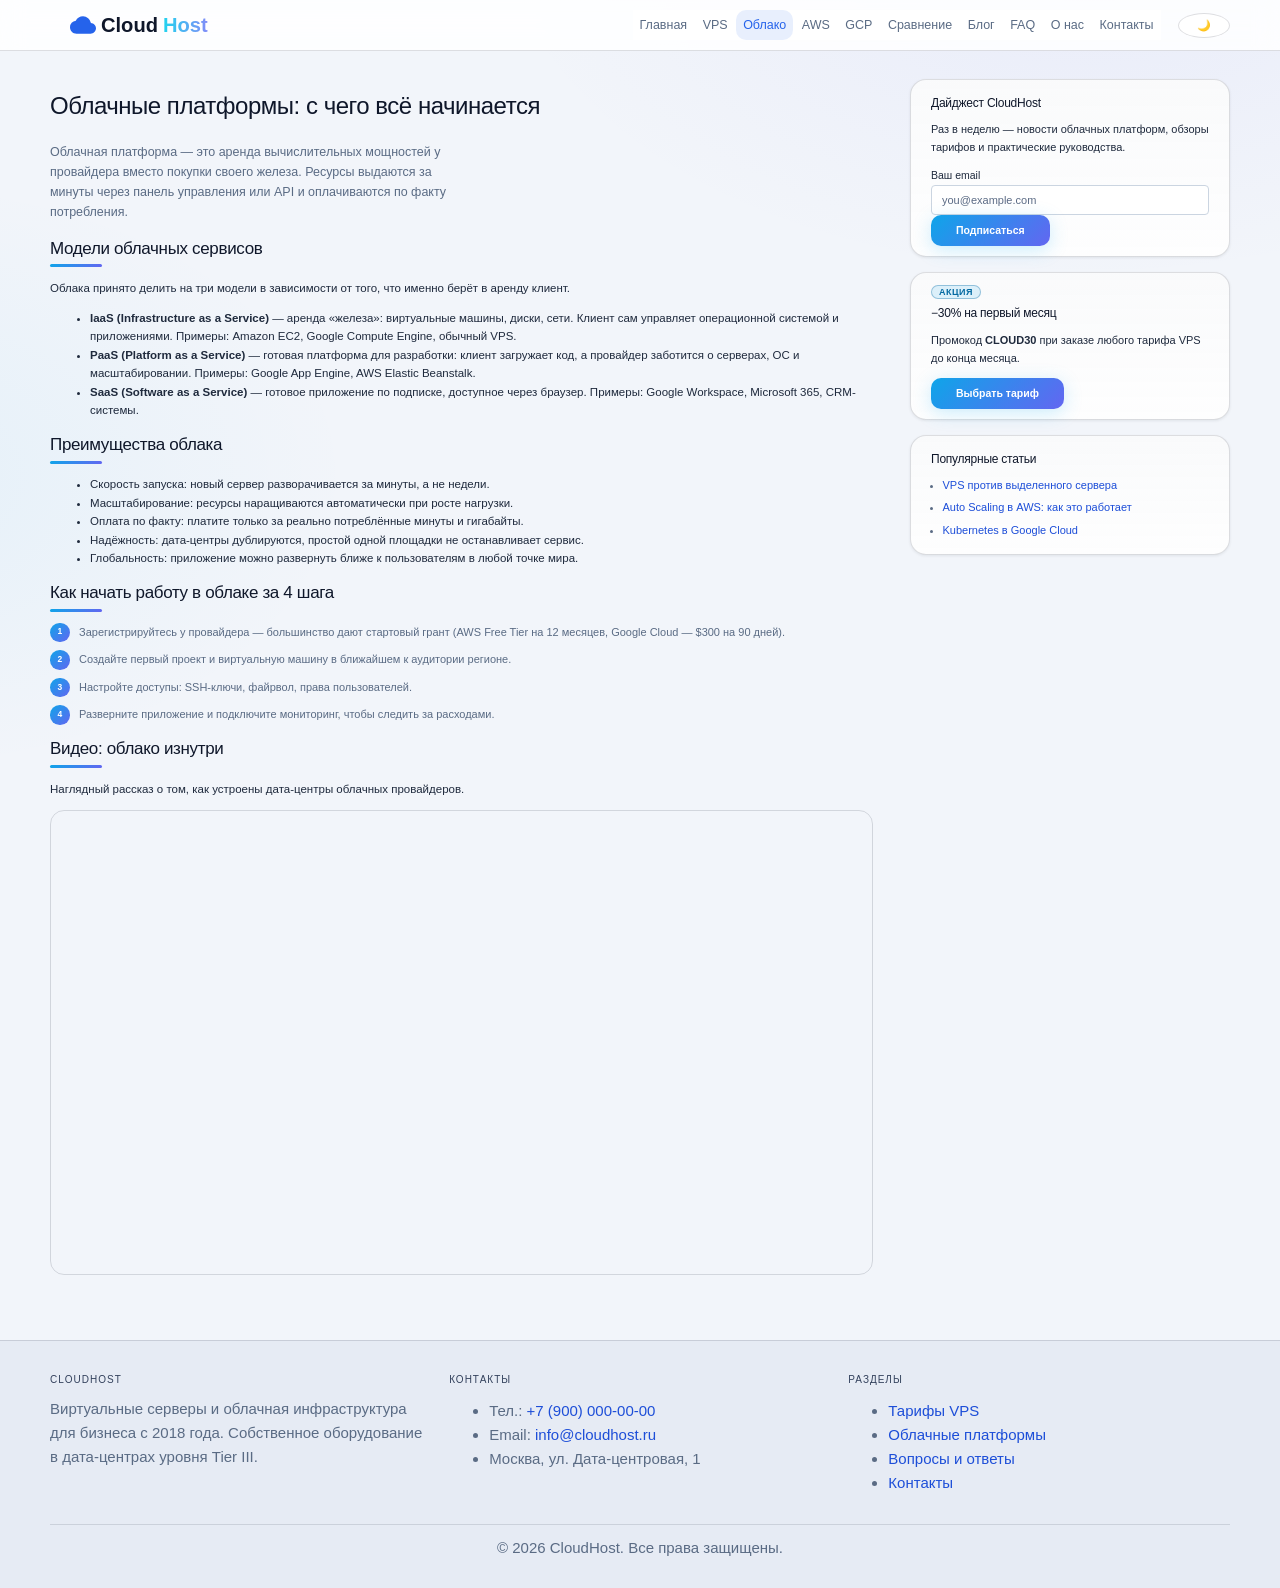
<file: cloud.html>
<!DOCTYPE html>
<html lang="ru">
<head>
  <meta charset="UTF-8">
  <meta name="viewport" content="width=device-width, initial-scale=1.0">
  <title>Облачные платформы — CloudHost</title>
  <meta name="description" content="Что такое облачные платформы: модели IaaS, PaaS и SaaS, преимущества облака и пошаговый план начала работы.">
  <link rel="icon" href="img/favicon.svg" type="image/svg+xml">
  <link rel="stylesheet" href="css/chota.min.css">
  <link rel="stylesheet" href="css/custom.css">
</head>
<body>

<header class="site-header">
  <nav class="nav container" aria-label="Основная навигация">
    <div class="nav-left">
      <a class="brand" href="index.html">
        <svg width="26" height="26" viewBox="0 0 24 24" fill="currentColor" aria-hidden="true"><path d="M19.35 10.04A7.49 7.49 0 0 0 12 4C9.11 4 6.6 5.64 5.35 8.04A5.994 5.994 0 0 0 0 14c0 3.31 2.69 6 6 6h13c2.76 0 5-2.24 5-5 0-2.64-2.05-4.78-4.65-4.96z"/></svg>
        Cloud<span class="brand__accent">Host</span>
      </a>
    </div>
    <button class="nav__toggle button clear" type="button" aria-expanded="false" aria-controls="site-menu" aria-label="Открыть меню">&#9776;</button>
    <div class="main-menu" id="site-menu">
      <div class="tabs">
        <a href="index.html">Главная</a>
        <a href="vps.html">VPS</a>
        <a href="cloud.html">Облако</a>
        <a href="aws.html">AWS</a>
        <a href="gcp.html">GCP</a>
        <a href="compare.html">Сравнение</a>
        <a href="blog.html">Блог</a>
        <a href="faq.html">FAQ</a>
        <a href="about.html">О нас</a>
        <a href="contacts.html">Контакты</a>
      </div>
    </div>
  </nav>
</header>

<main class="container page">
  <div class="row page__layout">

    <section class="col-8 page__content">
      <h1>Облачные платформы: с чего всё начинается</h1>
      <p class="page__lead">Облачная платформа — это аренда вычислительных мощностей у провайдера вместо покупки своего железа. Ресурсы выдаются за минуты через панель управления или API и оплачиваются по факту потребления.</p>

      <h2>Модели облачных сервисов</h2>
      <p>Облака принято делить на три модели в зависимости от того, что именно берёт в аренду клиент.</p>
      <ul>
        <li><strong>IaaS (Infrastructure as a Service)</strong> — аренда «железа»: виртуальные машины, диски, сети. Клиент сам управляет операционной системой и приложениями. Примеры: Amazon EC2, Google Compute Engine, обычный VPS.</li>
        <li><strong>PaaS (Platform as a Service)</strong> — готовая платформа для разработки: клиент загружает код, а провайдер заботится о серверах, ОС и масштабировании. Примеры: Google App Engine, AWS Elastic Beanstalk.</li>
        <li><strong>SaaS (Software as a Service)</strong> — готовое приложение по подписке, доступное через браузер. Примеры: Google Workspace, Microsoft 365, CRM-системы.</li>
      </ul>

      <h2>Преимущества облака</h2>
      <ul>
        <li>Скорость запуска: новый сервер разворачивается за минуты, а не недели.</li>
        <li>Масштабирование: ресурсы наращиваются автоматически при росте нагрузки.</li>
        <li>Оплата по факту: платите только за реально потреблённые минуты и гигабайты.</li>
        <li>Надёжность: дата-центры дублируются, простой одной площадки не останавливает сервис.</li>
        <li>Глобальность: приложение можно развернуть ближе к пользователям в любой точке мира.</li>
      </ul>

      <h2>Как начать работу в облаке за 4 шага</h2>
      <ol class="steps">
        <li>Зарегистрируйтесь у провайдера — большинство дают стартовый грант (AWS Free Tier на 12 месяцев, Google Cloud — $300 на 90 дней).</li>
        <li>Создайте первый проект и виртуальную машину в ближайшем к аудитории регионе.</li>
        <li>Настройте доступы: SSH-ключи, файрвол, права пользователей.</li>
        <li>Разверните приложение и подключите мониторинг, чтобы следить за расходами.</li>
      </ol>

      <h2>Видео: облако изнутри</h2>
      <p>Наглядный рассказ о том, как устроены дата-центры облачных провайдеров.</p>
      <div class="video-embed">
        <iframe src="https://www.youtube.com/embed/5008J_NsTEc?si=-wAbO3Gt9orjK2LG" title="Видео: как устроены облачные платформы" allow="autoplay; fullscreen" allowfullscreen loading="lazy"></iframe>
      </div>
    </section>

    <aside class="col-4 page__sidebar" aria-label="Дополнительная информация">
      <div class="card sidebar__block">
        <div class="card__body">
          <h3>Дайджест CloudHost</h3>
          <p>Раз в неделю — новости облачных платформ, обзоры тарифов и практические руководства.</p>
          <form action="#" method="post">
            <label for="subscribe-email">Ваш email</label>
            <input type="email" id="subscribe-email" name="email" placeholder="you@example.com" required>
            <button class="button primary" type="submit">Подписаться</button>
          </form>
        </div>
      </div>
      <div class="card sidebar__block">
        <div class="card__body">
          <span class="tag">Акция</span>
          <h3>−30% на первый месяц</h3>
          <p>Промокод <strong>CLOUD30</strong> при заказе любого тарифа VPS до конца месяца.</p>
          <a class="button primary" href="vps.html">Выбрать тариф</a>
        </div>
      </div>
      <div class="card sidebar__block">
        <div class="card__body">
          <h3>Популярные статьи</h3>
          <ul class="sidebar__list">
            <li><a href="blog.html">VPS против выделенного сервера</a></li>
            <li><a href="blog.html">Auto Scaling в AWS: как это работает</a></li>
            <li><a href="blog.html">Kubernetes в Google Cloud</a></li>
          </ul>
        </div>
      </div>
    </aside>

  </div>
</main>

<footer class="site-footer">
  <div class="container">
    <div class="footer__grid">
      <div class="footer__col">
        <h3>CloudHost</h3>
        <p>Виртуальные серверы и облачная инфраструктура для бизнеса с 2018 года. Собственное оборудование в дата-центрах уровня Tier III.</p>
      </div>
      <div class="footer__col">
        <h3>Контакты</h3>
        <ul>
          <li>Тел.: <a href="tel:+79000000000">+7 (900) 000-00-00</a></li>
          <li>Email: <a href="mailto:info@cloudhost.ru">info@cloudhost.ru</a></li>
          <li>Москва, ул. Дата-центровая, 1</li>
        </ul>
      </div>
      <div class="footer__col">
        <h3>Разделы</h3>
        <ul>
          <li><a href="vps.html">Тарифы VPS</a></li>
          <li><a href="cloud.html">Облачные платформы</a></li>
          <li><a href="faq.html">Вопросы и ответы</a></li>
          <li><a href="contacts.html">Контакты</a></li>
        </ul>
      </div>
    </div>
    <p class="footer__copy">&copy; 2026 CloudHost. Все права защищены.</p>
  </div>
</footer>

<script src="js/main.js"></script>
</body>
</html>
</file>
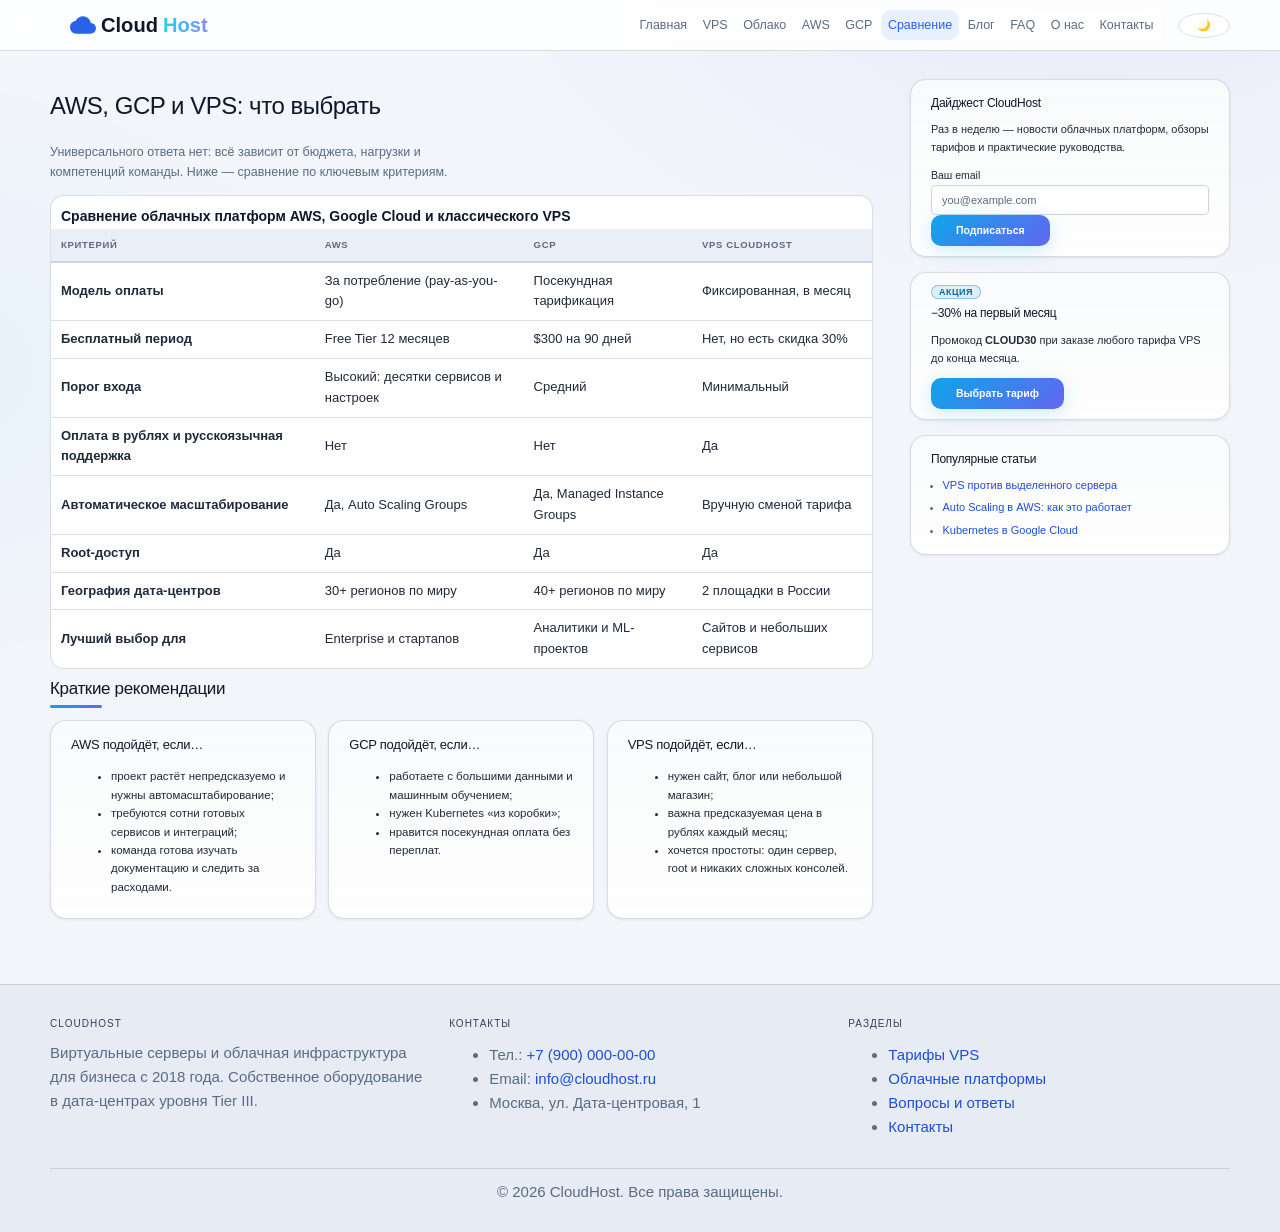
<file: compare.html>
<!DOCTYPE html>
<html lang="ru">
<head>
  <meta charset="UTF-8">
  <meta name="viewport" content="width=device-width, initial-scale=1.0">
  <title>Сравнение AWS, GCP и VPS — CloudHost</title>
  <meta name="description" content="Сравнительная таблица Amazon Web Services, Google Cloud и классического VPS: оплата, порог входа, масштабирование и рекомендации по выбору.">
  <link rel="icon" href="img/favicon.svg" type="image/svg+xml">
  <link rel="stylesheet" href="css/chota.min.css">
  <link rel="stylesheet" href="css/custom.css">
</head>
<body>

<header class="site-header">
  <nav class="nav container" aria-label="Основная навигация">
    <div class="nav-left">
      <a class="brand" href="index.html">
        <svg width="26" height="26" viewBox="0 0 24 24" fill="currentColor" aria-hidden="true"><path d="M19.35 10.04A7.49 7.49 0 0 0 12 4C9.11 4 6.6 5.64 5.35 8.04A5.994 5.994 0 0 0 0 14c0 3.31 2.69 6 6 6h13c2.76 0 5-2.24 5-5 0-2.64-2.05-4.78-4.65-4.96z"/></svg>
        Cloud<span class="brand__accent">Host</span>
      </a>
    </div>
    <button class="nav__toggle button clear" type="button" aria-expanded="false" aria-controls="site-menu" aria-label="Открыть меню">&#9776;</button>
    <div class="main-menu" id="site-menu">
      <div class="tabs">
        <a href="index.html">Главная</a>
        <a href="vps.html">VPS</a>
        <a href="cloud.html">Облако</a>
        <a href="aws.html">AWS</a>
        <a href="gcp.html">GCP</a>
        <a href="compare.html">Сравнение</a>
        <a href="blog.html">Блог</a>
        <a href="faq.html">FAQ</a>
        <a href="about.html">О нас</a>
        <a href="contacts.html">Контакты</a>
      </div>
    </div>
  </nav>
</header>

<main class="container page">
  <div class="row page__layout">

    <section class="col-8 page__content">
      <h1>AWS, GCP и VPS: что выбрать</h1>
      <p class="page__lead">Универсального ответа нет: всё зависит от бюджета, нагрузки и компетенций команды. Ниже — сравнение по ключевым критериям.</p>

      <div class="table-wrap">
        <table class="data-table">
          <caption>Сравнение облачных платформ AWS, Google Cloud и классического VPS</caption>
          <thead>
            <tr>
              <th scope="col">Критерий</th>
              <th scope="col">AWS</th>
              <th scope="col">GCP</th>
              <th scope="col">VPS CloudHost</th>
            </tr>
          </thead>
          <tbody>
            <tr>
              <th scope="row">Модель оплаты</th>
              <td>За потребление (pay-as-you-go)</td>
              <td>Посекундная тарификация</td>
              <td>Фиксированная, в месяц</td>
            </tr>
            <tr>
              <th scope="row">Бесплатный период</th>
              <td>Free Tier 12 месяцев</td>
              <td>$300 на 90 дней</td>
              <td>Нет, но есть скидка 30%</td>
            </tr>
            <tr>
              <th scope="row">Порог входа</th>
              <td>Высокий: десятки сервисов и настроек</td>
              <td>Средний</td>
              <td>Минимальный</td>
            </tr>
            <tr>
              <th scope="row">Оплата в рублях и русскоязычная поддержка</th>
              <td>Нет</td>
              <td>Нет</td>
              <td>Да</td>
            </tr>
            <tr>
              <th scope="row">Автоматическое масштабирование</th>
              <td>Да, Auto Scaling Groups</td>
              <td>Да, Managed Instance Groups</td>
              <td>Вручную сменой тарифа</td>
            </tr>
            <tr>
              <th scope="row">Root-доступ</th>
              <td>Да</td>
              <td>Да</td>
              <td>Да</td>
            </tr>
            <tr>
              <th scope="row">География дата-центров</th>
              <td>30+ регионов по миру</td>
              <td>40+ регионов по миру</td>
              <td>2 площадки в России</td>
            </tr>
            <tr>
              <th scope="row">Лучший выбор для</th>
              <td>Enterprise и стартапов</td>
              <td>Аналитики и ML-проектов</td>
              <td>Сайтов и небольших сервисов</td>
            </tr>
          </tbody>
        </table>
      </div>

      <h2>Краткие рекомендации</h2>
      <div class="cards-grid">
        <article class="card">
          <div class="card__body">
            <h3>AWS подойдёт, если…</h3>
            <ul>
              <li>проект растёт непредсказуемо и нужны автомасштабирование;</li>
              <li>требуются сотни готовых сервисов и интеграций;</li>
              <li>команда готова изучать документацию и следить за расходами.</li>
            </ul>
          </div>
        </article>
        <article class="card">
          <div class="card__body">
            <h3>GCP подойдёт, если…</h3>
            <ul>
              <li>работаете с большими данными и машинным обучением;</li>
              <li>нужен Kubernetes «из коробки»;</li>
              <li>нравится посекундная оплата без переплат.</li>
            </ul>
          </div>
        </article>
        <article class="card">
          <div class="card__body">
            <h3>VPS подойдёт, если…</h3>
            <ul>
              <li>нужен сайт, блог или небольшой магазин;</li>
              <li>важна предсказуемая цена в рублях каждый месяц;</li>
              <li>хочется простоты: один сервер, root и никаких сложных консолей.</li>
            </ul>
          </div>
        </article>
      </div>
    </section>

    <aside class="col-4 page__sidebar" aria-label="Дополнительная информация">
      <div class="card sidebar__block">
        <div class="card__body">
          <h3>Дайджест CloudHost</h3>
          <p>Раз в неделю — новости облачных платформ, обзоры тарифов и практические руководства.</p>
          <form action="#" method="post">
            <label for="subscribe-email">Ваш email</label>
            <input type="email" id="subscribe-email" name="email" placeholder="you@example.com" required>
            <button class="button primary" type="submit">Подписаться</button>
          </form>
        </div>
      </div>
      <div class="card sidebar__block">
        <div class="card__body">
          <span class="tag">Акция</span>
          <h3>−30% на первый месяц</h3>
          <p>Промокод <strong>CLOUD30</strong> при заказе любого тарифа VPS до конца месяца.</p>
          <a class="button primary" href="vps.html">Выбрать тариф</a>
        </div>
      </div>
      <div class="card sidebar__block">
        <div class="card__body">
          <h3>Популярные статьи</h3>
          <ul class="sidebar__list">
            <li><a href="blog.html">VPS против выделенного сервера</a></li>
            <li><a href="blog.html">Auto Scaling в AWS: как это работает</a></li>
            <li><a href="blog.html">Kubernetes в Google Cloud</a></li>
          </ul>
        </div>
      </div>
    </aside>

  </div>
</main>

<footer class="site-footer">
  <div class="container">
    <div class="footer__grid">
      <div class="footer__col">
        <h3>CloudHost</h3>
        <p>Виртуальные серверы и облачная инфраструктура для бизнеса с 2018 года. Собственное оборудование в дата-центрах уровня Tier III.</p>
      </div>
      <div class="footer__col">
        <h3>Контакты</h3>
        <ul>
          <li>Тел.: <a href="tel:+79000000000">+7 (900) 000-00-00</a></li>
          <li>Email: <a href="mailto:info@cloudhost.ru">info@cloudhost.ru</a></li>
          <li>Москва, ул. Дата-центровая, 1</li>
        </ul>
      </div>
      <div class="footer__col">
        <h3>Разделы</h3>
        <ul>
          <li><a href="vps.html">Тарифы VPS</a></li>
          <li><a href="cloud.html">Облачные платформы</a></li>
          <li><a href="faq.html">Вопросы и ответы</a></li>
          <li><a href="contacts.html">Контакты</a></li>
        </ul>
      </div>
    </div>
    <p class="footer__copy">&copy; 2026 CloudHost. Все права защищены.</p>
  </div>
</footer>

<script src="js/main.js"></script>
</body>
</html>
</file>
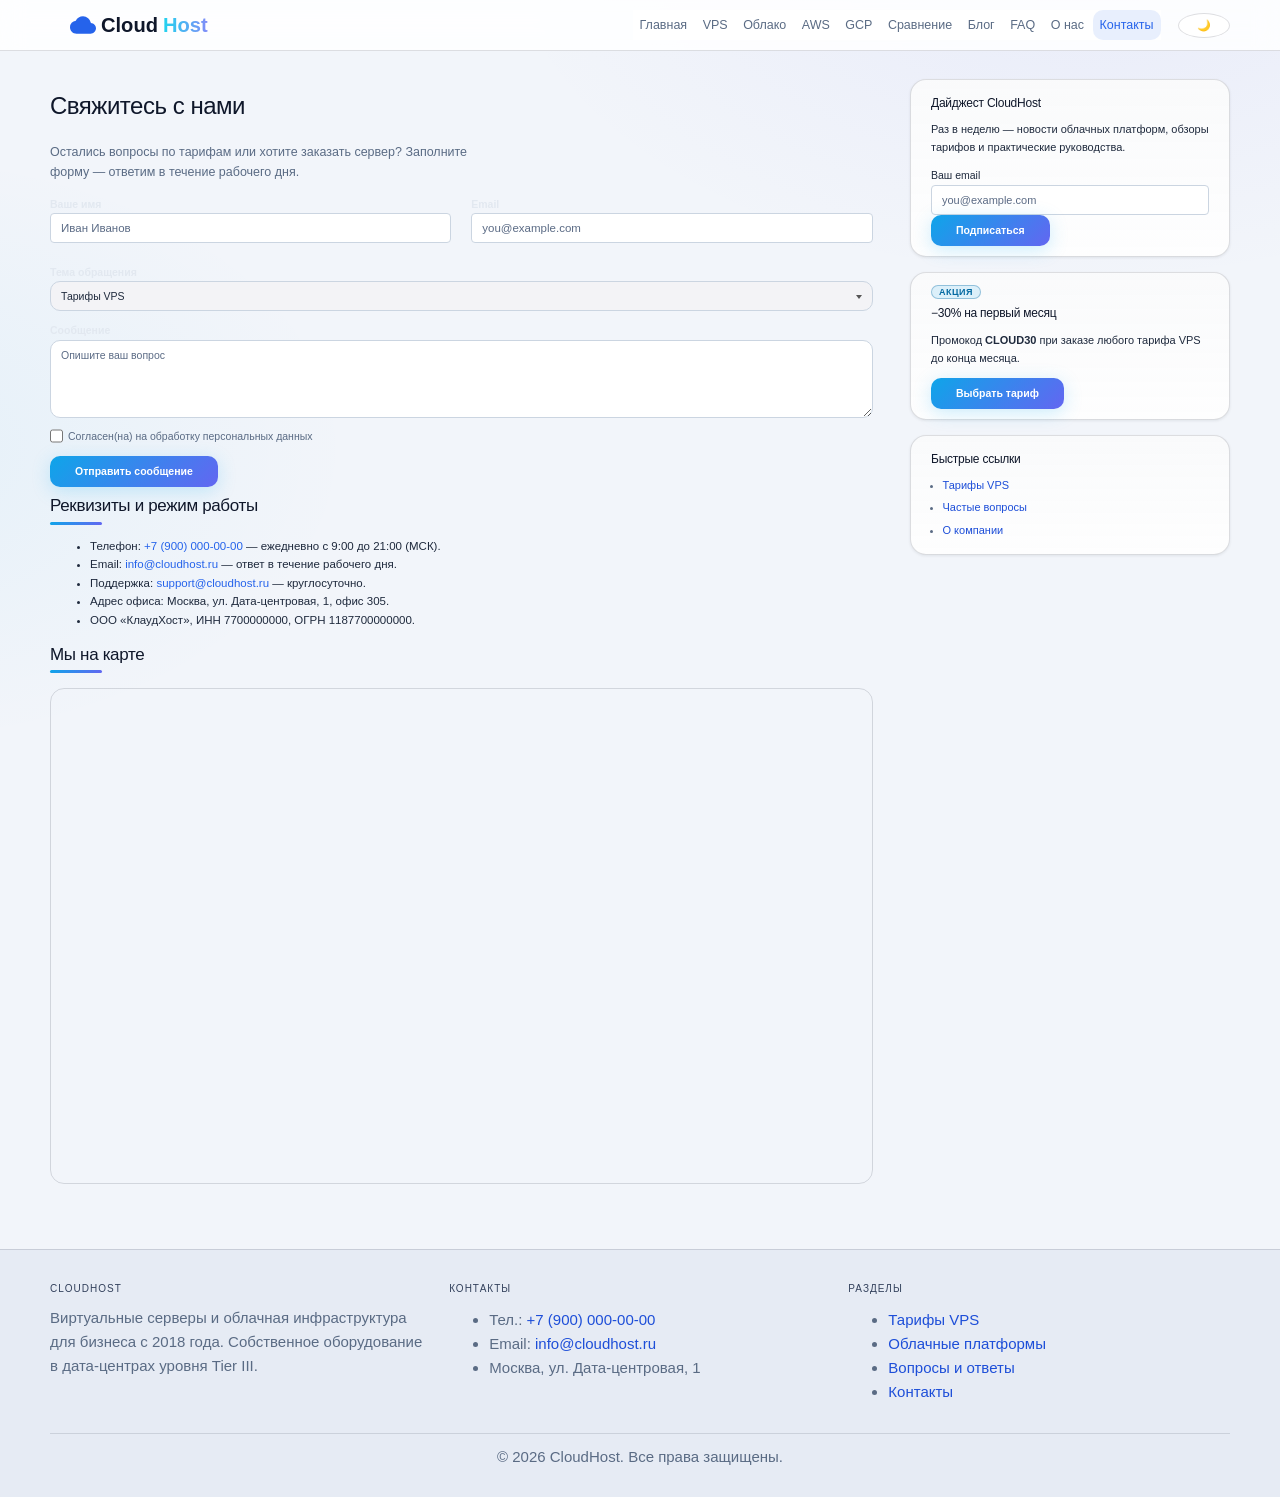
<file: contacts.html>
<!DOCTYPE html>
<html lang="ru">
<head>
  <meta charset="UTF-8">
  <meta name="viewport" content="width=device-width, initial-scale=1.0">
  <title>Контакты — CloudHost</title>
  <meta name="description" content="Свяжитесь с CloudHost: форма обратной связи, телефон, email, адрес офиса и карта проезда.">
  <link rel="icon" href="img/favicon.svg" type="image/svg+xml">
  <link rel="stylesheet" href="css/chota.min.css">
  <link rel="stylesheet" href="css/custom.css">
</head>
<body>

<header class="site-header">
  <nav class="nav container" aria-label="Основная навигация">
    <div class="nav-left">
      <a class="brand" href="index.html">
        <svg width="26" height="26" viewBox="0 0 24 24" fill="currentColor" aria-hidden="true"><path d="M19.35 10.04A7.49 7.49 0 0 0 12 4C9.11 4 6.6 5.64 5.35 8.04A5.994 5.994 0 0 0 0 14c0 3.31 2.69 6 6 6h13c2.76 0 5-2.24 5-5 0-2.64-2.05-4.78-4.65-4.96z"/></svg>
        Cloud<span class="brand__accent">Host</span>
      </a>
    </div>
    <button class="nav__toggle button clear" type="button" aria-expanded="false" aria-controls="site-menu" aria-label="Открыть меню">&#9776;</button>
    <div class="main-menu" id="site-menu">
      <div class="tabs">
        <a href="index.html">Главная</a>
        <a href="vps.html">VPS</a>
        <a href="cloud.html">Облако</a>
        <a href="aws.html">AWS</a>
        <a href="gcp.html">GCP</a>
        <a href="compare.html">Сравнение</a>
        <a href="blog.html">Блог</a>
        <a href="faq.html">FAQ</a>
        <a href="about.html">О нас</a>
        <a href="contacts.html">Контакты</a>
      </div>
    </div>
  </nav>
</header>

<main class="container page">
  <div class="row page__layout">

    <section class="col-8 page__content">
      <h1>Свяжитесь с нами</h1>
      <p class="page__lead">Остались вопросы по тарифам или хотите заказать сервер? Заполните форму — ответим в течение рабочего дня.</p>

      <form action="#" method="post" class="contact-form">
        <div class="row">
          <div class="col">
            <label for="name">Ваше имя</label>
            <input type="text" id="name" name="name" placeholder="Иван Иванов" required>
          </div>
          <div class="col">
            <label for="email">Email</label>
            <input type="email" id="email" name="email" placeholder="you@example.com" required>
          </div>
        </div>
        <label for="topic">Тема обращения</label>
        <select id="topic" name="topic">
          <option>Тарифы VPS</option>
          <option>Облачные платформы (AWS, GCP)</option>
          <option>Техническая поддержка</option>
          <option>Сотрудничество</option>
          <option>Другое</option>
        </select>
        <label for="message">Сообщение</label>
        <textarea id="message" name="message" rows="5" placeholder="Опишите ваш вопрос" required></textarea>
        <p class="contact-form__check">
          <input type="checkbox" id="consent" name="consent" required>
          <label for="consent">Согласен(на) на обработку персональных данных</label>
        </p>
        <button class="button primary" type="submit">Отправить сообщение</button>
      </form>

      <h2>Реквизиты и режим работы</h2>
      <ul>
        <li>Телефон: <a href="tel:+79000000000">+7 (900) 000-00-00</a> — ежедневно с 9:00 до 21:00 (МСК).</li>
        <li>Email: <a href="mailto:info@cloudhost.ru">info@cloudhost.ru</a> — ответ в течение рабочего дня.</li>
        <li>Поддержка: <a href="mailto:support@cloudhost.ru">support@cloudhost.ru</a> — круглосуточно.</li>
        <li>Адрес офиса: Москва, ул. Дата-центровая, 1, офис 305.</li>
        <li>ООО «КлаудХост», ИНН 7700000000, ОГРН 1187700000000.</li>
      </ul>

      <h2>Мы на карте</h2>
      <div class="map-embed">
        <iframe src="https://www.openstreetmap.org/export/embed.html?bbox=37.55%2C55.70%2C37.68%2C55.80&amp;layer=mapnik" title="Офис CloudHost на карте Москвы" loading="lazy"></iframe>
      </div>
    </section>

    <aside class="col-4 page__sidebar" aria-label="Дополнительная информация">
      <div class="card sidebar__block">
        <div class="card__body">
          <h3>Дайджест CloudHost</h3>
          <p>Раз в неделю — новости облачных платформ, обзоры тарифов и практические руководства.</p>
          <form action="#" method="post">
            <label for="subscribe-email">Ваш email</label>
            <input type="email" id="subscribe-email" name="email" placeholder="you@example.com" required>
            <button class="button primary" type="submit">Подписаться</button>
          </form>
        </div>
      </div>
      <div class="card sidebar__block">
        <div class="card__body">
          <span class="tag">Акция</span>
          <h3>−30% на первый месяц</h3>
          <p>Промокод <strong>CLOUD30</strong> при заказе любого тарифа VPS до конца месяца.</p>
          <a class="button primary" href="vps.html">Выбрать тариф</a>
        </div>
      </div>
      <div class="card sidebar__block">
        <div class="card__body">
          <h3>Быстрые ссылки</h3>
          <ul class="sidebar__list">
            <li><a href="vps.html">Тарифы VPS</a></li>
            <li><a href="faq.html">Частые вопросы</a></li>
            <li><a href="about.html">О компании</a></li>
          </ul>
        </div>
      </div>
    </aside>

  </div>
</main>

<footer class="site-footer">
  <div class="container">
    <div class="footer__grid">
      <div class="footer__col">
        <h3>CloudHost</h3>
        <p>Виртуальные серверы и облачная инфраструктура для бизнеса с 2018 года. Собственное оборудование в дата-центрах уровня Tier III.</p>
      </div>
      <div class="footer__col">
        <h3>Контакты</h3>
        <ul>
          <li>Тел.: <a href="tel:+79000000000">+7 (900) 000-00-00</a></li>
          <li>Email: <a href="mailto:info@cloudhost.ru">info@cloudhost.ru</a></li>
          <li>Москва, ул. Дата-центровая, 1</li>
        </ul>
      </div>
      <div class="footer__col">
        <h3>Разделы</h3>
        <ul>
          <li><a href="vps.html">Тарифы VPS</a></li>
          <li><a href="cloud.html">Облачные платформы</a></li>
          <li><a href="faq.html">Вопросы и ответы</a></li>
          <li><a href="contacts.html">Контакты</a></li>
        </ul>
      </div>
    </div>
    <p class="footer__copy">&copy; 2026 CloudHost. Все права защищены.</p>
  </div>
</footer>

<script src="js/main.js"></script>
</body>
</html>
</file>
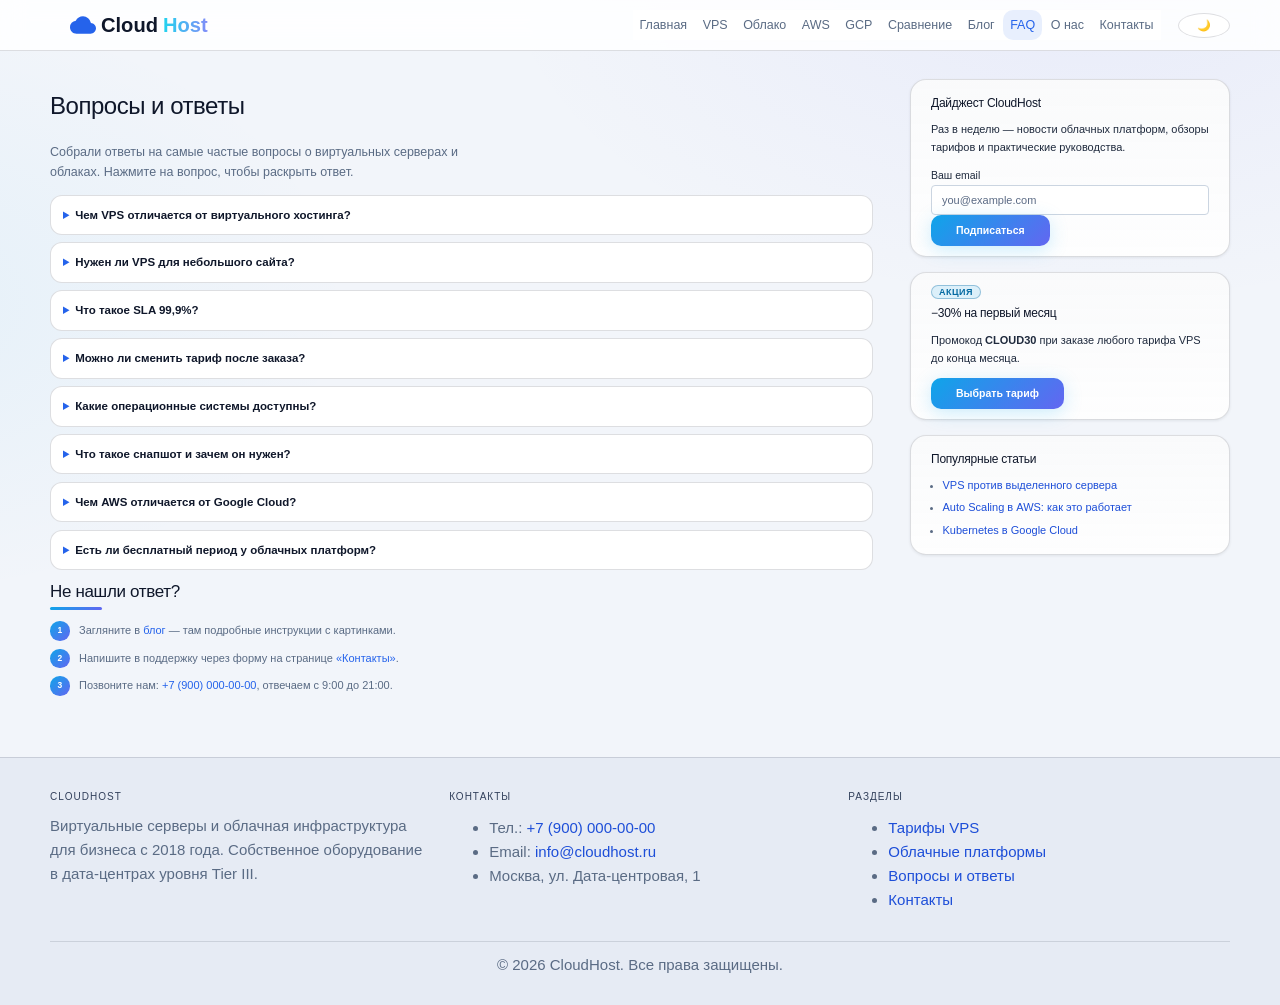
<file: faq.html>
<!DOCTYPE html>
<html lang="ru">
<head>
  <meta charset="UTF-8">
  <meta name="viewport" content="width=device-width, initial-scale=1.0">
  <title>Вопросы и ответы — CloudHost</title>
  <meta name="description" content="Ответы на частые вопросы о VPS, SLA, снапшотах и облачных платформах AWS и Google Cloud.">
  <link rel="icon" href="img/favicon.svg" type="image/svg+xml">
  <link rel="stylesheet" href="css/chota.min.css">
  <link rel="stylesheet" href="css/custom.css">
</head>
<body>

<header class="site-header">
  <nav class="nav container" aria-label="Основная навигация">
    <div class="nav-left">
      <a class="brand" href="index.html">
        <svg width="26" height="26" viewBox="0 0 24 24" fill="currentColor" aria-hidden="true"><path d="M19.35 10.04A7.49 7.49 0 0 0 12 4C9.11 4 6.6 5.64 5.35 8.04A5.994 5.994 0 0 0 0 14c0 3.31 2.69 6 6 6h13c2.76 0 5-2.24 5-5 0-2.64-2.05-4.78-4.65-4.96z"/></svg>
        Cloud<span class="brand__accent">Host</span>
      </a>
    </div>
    <button class="nav__toggle button clear" type="button" aria-expanded="false" aria-controls="site-menu" aria-label="Открыть меню">&#9776;</button>
    <div class="main-menu" id="site-menu">
      <div class="tabs">
        <a href="index.html">Главная</a>
        <a href="vps.html">VPS</a>
        <a href="cloud.html">Облако</a>
        <a href="aws.html">AWS</a>
        <a href="gcp.html">GCP</a>
        <a href="compare.html">Сравнение</a>
        <a href="blog.html">Блог</a>
        <a href="faq.html">FAQ</a>
        <a href="about.html">О нас</a>
        <a href="contacts.html">Контакты</a>
      </div>
    </div>
  </nav>
</header>

<main class="container page">
  <div class="row page__layout">

    <section class="col-8 page__content">
      <h1>Вопросы и ответы</h1>
      <p class="page__lead">Собрали ответы на самые частые вопросы о виртуальных серверах и облаках. Нажмите на вопрос, чтобы раскрыть ответ.</p>

      <div class="faq">
        <details>
          <summary>Чем VPS отличается от виртуального хостинга?</summary>
          <p>На хостинге вы делите один сервер с сотнями других сайтов и не имеете доступа к системе. VPS — изолированная виртуальная машина с гарантированными ресурсами и root-доступом: можно ставить любое ПО, менять настройки PHP и держать несколько сайтов.</p>
        </details>
        <details>
          <summary>Нужен ли VPS для небольшого сайта?</summary>
          <p>Если у вас лендинг или визитка до 1000 посетителей в день, хватит и хостинга. VPS нужен, когда есть нагрузка, специфическое ПО или требования к изоляции. Тариф START за 300 ₽/мес закрывает большинство типовых задач.</p>
        </details>
        <details>
          <summary>Что такое SLA 99,9%?</summary>
          <p>Это договорная гарантия доступности: суммарный простой сервера не должен превышать примерно 43 минуты в месяц. Если мы нарушаем SLA, вы получаете компенсацию — возврат части оплаты за месяц.</p>
        </details>
        <details>
          <summary>Можно ли сменить тариф после заказа?</summary>
          <p>Да, переход на другой тариф занимает несколько минут и происходит без переустановки системы. При увеличении тарифа доплачивается только разница за остаток месяца.</p>
        </details>
        <details>
          <summary>Какие операционные системы доступны?</summary>
          <p>Ubuntu, Debian, AlmaLinux, Rocky Linux и Windows Server. Образ разворачивается автоматически, а из готовых шаблонов можно установить WordPress, Bitrix или Docker одним кликом.</p>
        </details>
        <details>
          <summary>Что такое снапшот и зачем он нужен?</summary>
          <p>Снапшот — «фотография» состояния сервера в конкретный момент: диска, памяти и настроек. Перед рискованным обновлением сделайте снапшот — и в случае ошибки откатитесь назад за пару минут.</p>
        </details>
        <details>
          <summary>Чем AWS отличается от Google Cloud?</summary>
          <p>AWS — самое большое облако с сотнями сервисов, оно подойдёт сложным проектам с непредсказуемым ростом. GCP сильнее в аналитике данных и машинном обучении, а ещё даёт посекундную тарификацию. Подробное сравнение — на странице <a href="compare.html">«Сравнение»</a>.</p>
        </details>
        <details>
          <summary>Есть ли бесплатный период у облачных платформ?</summary>
          <p>Да. AWS предоставляет Free Tier на 12 месяцев (750 часов микроинстанса в месяц), а Google Cloud начисляет $300 на 90 дней. Этого достаточно, чтобы изучить платформы без затрат.</p>
        </details>
      </div>

      <h2>Не нашли ответ?</h2>
      <ol class="steps">
        <li>Загляните в <a href="blog.html">блог</a> — там подробные инструкции с картинками.</li>
        <li>Напишите в поддержку через форму на странице <a href="contacts.html">«Контакты»</a>.</li>
        <li>Позвоните нам: <a href="tel:+79000000000">+7 (900) 000-00-00</a>, отвечаем с 9:00 до 21:00.</li>
      </ol>
    </section>

    <aside class="col-4 page__sidebar" aria-label="Дополнительная информация">
      <div class="card sidebar__block">
        <div class="card__body">
          <h3>Дайджест CloudHost</h3>
          <p>Раз в неделю — новости облачных платформ, обзоры тарифов и практические руководства.</p>
          <form action="#" method="post">
            <label for="subscribe-email">Ваш email</label>
            <input type="email" id="subscribe-email" name="email" placeholder="you@example.com" required>
            <button class="button primary" type="submit">Подписаться</button>
          </form>
        </div>
      </div>
      <div class="card sidebar__block">
        <div class="card__body">
          <span class="tag">Акция</span>
          <h3>−30% на первый месяц</h3>
          <p>Промокод <strong>CLOUD30</strong> при заказе любого тарифа VPS до конца месяца.</p>
          <a class="button primary" href="vps.html">Выбрать тариф</a>
        </div>
      </div>
      <div class="card sidebar__block">
        <div class="card__body">
          <h3>Популярные статьи</h3>
          <ul class="sidebar__list">
            <li><a href="blog.html">VPS против выделенного сервера</a></li>
            <li><a href="blog.html">Auto Scaling в AWS: как это работает</a></li>
            <li><a href="blog.html">Kubernetes в Google Cloud</a></li>
          </ul>
        </div>
      </div>
    </aside>

  </div>
</main>

<footer class="site-footer">
  <div class="container">
    <div class="footer__grid">
      <div class="footer__col">
        <h3>CloudHost</h3>
        <p>Виртуальные серверы и облачная инфраструктура для бизнеса с 2018 года. Собственное оборудование в дата-центрах уровня Tier III.</p>
      </div>
      <div class="footer__col">
        <h3>Контакты</h3>
        <ul>
          <li>Тел.: <a href="tel:+79000000000">+7 (900) 000-00-00</a></li>
          <li>Email: <a href="mailto:info@cloudhost.ru">info@cloudhost.ru</a></li>
          <li>Москва, ул. Дата-центровая, 1</li>
        </ul>
      </div>
      <div class="footer__col">
        <h3>Разделы</h3>
        <ul>
          <li><a href="vps.html">Тарифы VPS</a></li>
          <li><a href="cloud.html">Облачные платформы</a></li>
          <li><a href="faq.html">Вопросы и ответы</a></li>
          <li><a href="contacts.html">Контакты</a></li>
        </ul>
      </div>
    </div>
    <p class="footer__copy">&copy; 2026 CloudHost. Все права защищены.</p>
  </div>
</footer>

<script src="js/main.js"></script>
</body>
</html>
</file>
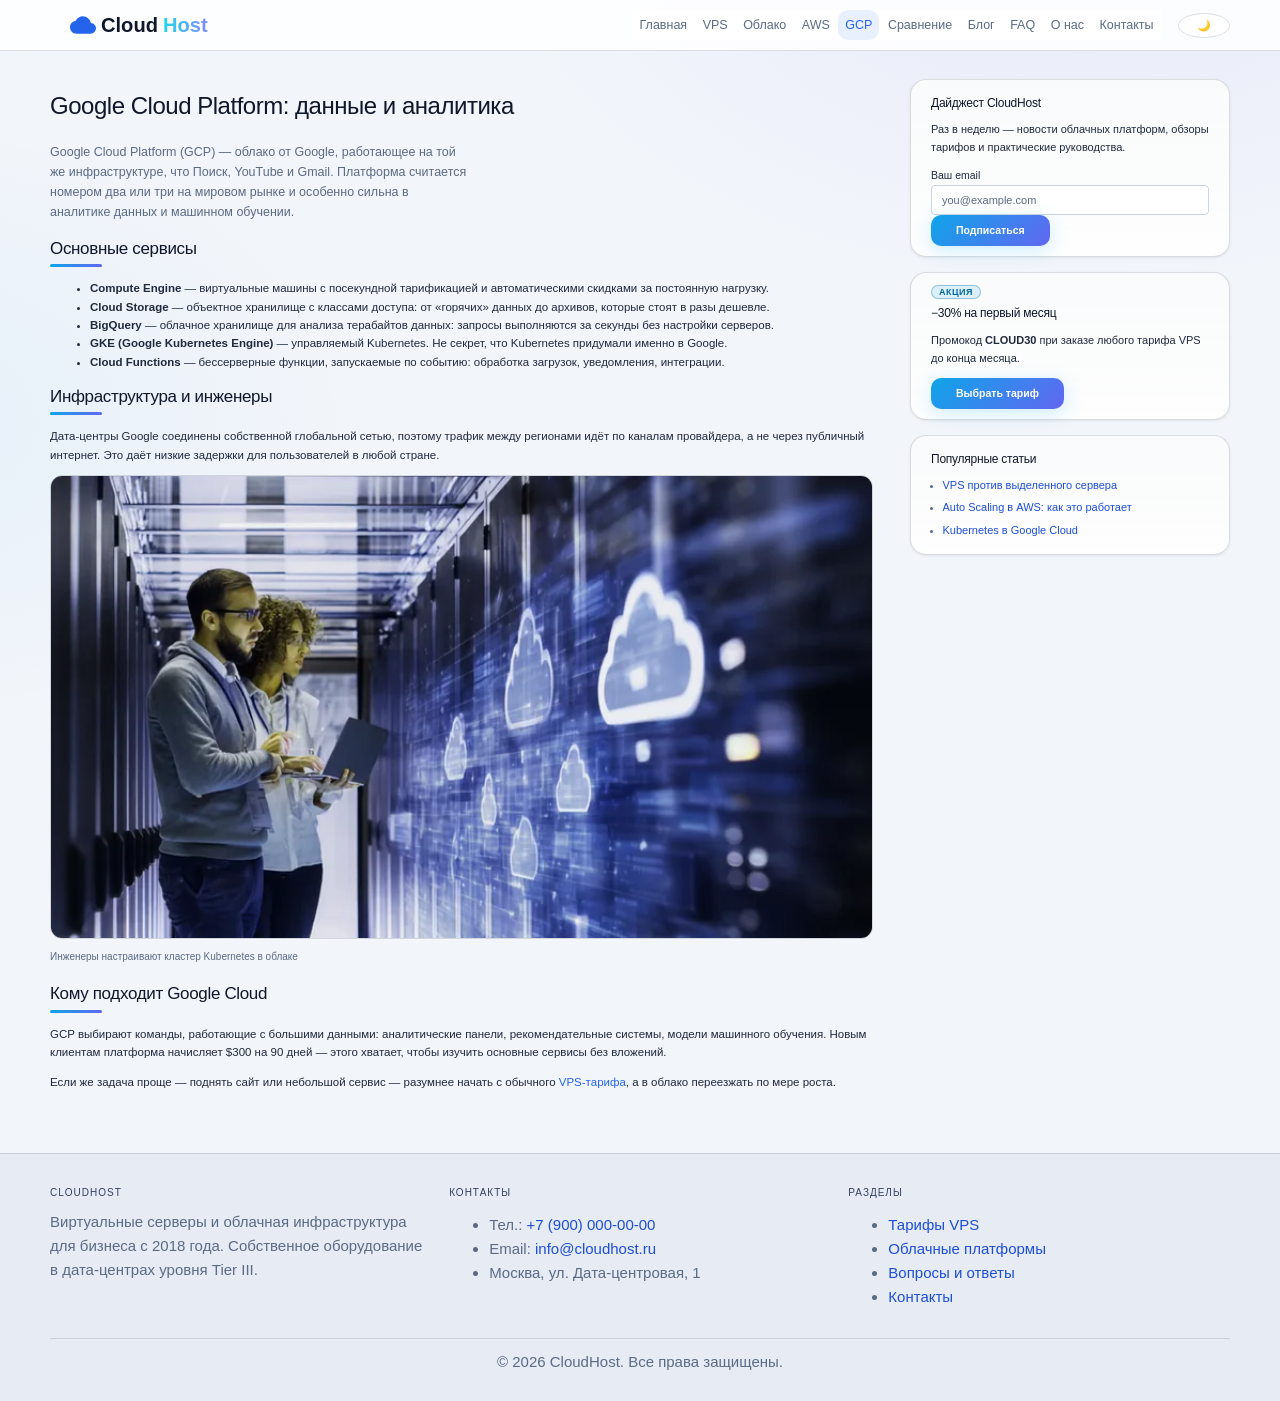
<file: gcp.html>
<!DOCTYPE html>
<html lang="ru">
<head>
  <meta charset="UTF-8">
  <meta name="viewport" content="width=device-width, initial-scale=1.0">
  <title>Google Cloud Platform — обзор платформы — CloudHost</title>
  <meta name="description" content="Обзор Google Cloud Platform: сервисы Compute Engine, Cloud Storage, BigQuery, GKE и кому подходит это облако.">
  <link rel="icon" href="img/favicon.svg" type="image/svg+xml">
  <link rel="stylesheet" href="css/chota.min.css">
  <link rel="stylesheet" href="css/custom.css">
</head>
<body>

<header class="site-header">
  <nav class="nav container" aria-label="Основная навигация">
    <div class="nav-left">
      <a class="brand" href="index.html">
        <svg width="26" height="26" viewBox="0 0 24 24" fill="currentColor" aria-hidden="true"><path d="M19.35 10.04A7.49 7.49 0 0 0 12 4C9.11 4 6.6 5.64 5.35 8.04A5.994 5.994 0 0 0 0 14c0 3.31 2.69 6 6 6h13c2.76 0 5-2.24 5-5 0-2.64-2.05-4.78-4.65-4.96z"/></svg>
        Cloud<span class="brand__accent">Host</span>
      </a>
    </div>
    <button class="nav__toggle button clear" type="button" aria-expanded="false" aria-controls="site-menu" aria-label="Открыть меню">&#9776;</button>
    <div class="main-menu" id="site-menu">
      <div class="tabs">
        <a href="index.html">Главная</a>
        <a href="vps.html">VPS</a>
        <a href="cloud.html">Облако</a>
        <a href="aws.html">AWS</a>
        <a href="gcp.html">GCP</a>
        <a href="compare.html">Сравнение</a>
        <a href="blog.html">Блог</a>
        <a href="faq.html">FAQ</a>
        <a href="about.html">О нас</a>
        <a href="contacts.html">Контакты</a>
      </div>
    </div>
  </nav>
</header>

<main class="container page">
  <div class="row page__layout">

    <section class="col-8 page__content">
      <h1>Google Cloud Platform: данные и аналитика</h1>
      <p class="page__lead">Google Cloud Platform (GCP) — облако от Google, работающее на той же инфраструктуре, что Поиск, YouTube и Gmail. Платформа считается номером два или три на мировом рынке и особенно сильна в аналитике данных и машинном обучении.</p>

      <h2>Основные сервисы</h2>
      <ul>
        <li><strong>Compute Engine</strong> — виртуальные машины с посекундной тарификацией и автоматическими скидками за постоянную нагрузку.</li>
        <li><strong>Cloud Storage</strong> — объектное хранилище с классами доступа: от «горячих» данных до архивов, которые стоят в разы дешевле.</li>
        <li><strong>BigQuery</strong> — облачное хранилище для анализа терабайтов данных: запросы выполняются за секунды без настройки серверов.</li>
        <li><strong>GKE (Google Kubernetes Engine)</strong> — управляемый Kubernetes. Не секрет, что Kubernetes придумали именно в Google.</li>
        <li><strong>Cloud Functions</strong> — бессерверные функции, запускаемые по событию: обработка загрузок, уведомления, интеграции.</li>
      </ul>

      <h2>Инфраструктура и инженеры</h2>
      <p>Дата-центры Google соединены собственной глобальной сетью, поэтому трафик между регионами идёт по каналам провайдера, а не через публичный интернет. Это даёт низкие задержки для пользователей в любой стране.</p>

      <figure class="figure">
        <picture>
          <source type="image/webp" srcset="img/team-1280.webp">
          <img src="img/team-1280.jpg" alt="Команда инженеров настраивает облачную инфраструктуру" width="1280" height="720" loading="lazy">
        </picture>
        <figcaption>Инженеры настраивают кластер Kubernetes в облаке</figcaption>
      </figure>

      <h2>Кому подходит Google Cloud</h2>
      <p>GCP выбирают команды, работающие с большими данными: аналитические панели, рекомендательные системы, модели машинного обучения. Новым клиентам платформа начисляет $300 на 90 дней — этого хватает, чтобы изучить основные сервисы без вложений.</p>
      <p>Если же задача проще — поднять сайт или небольшой сервис — разумнее начать с обычного <a href="vps.html">VPS-тарифа</a>, а в облако переезжать по мере роста.</p>
    </section>

    <aside class="col-4 page__sidebar" aria-label="Дополнительная информация">
      <div class="card sidebar__block">
        <div class="card__body">
          <h3>Дайджест CloudHost</h3>
          <p>Раз в неделю — новости облачных платформ, обзоры тарифов и практические руководства.</p>
          <form action="#" method="post">
            <label for="subscribe-email">Ваш email</label>
            <input type="email" id="subscribe-email" name="email" placeholder="you@example.com" required>
            <button class="button primary" type="submit">Подписаться</button>
          </form>
        </div>
      </div>
      <div class="card sidebar__block">
        <div class="card__body">
          <span class="tag">Акция</span>
          <h3>−30% на первый месяц</h3>
          <p>Промокод <strong>CLOUD30</strong> при заказе любого тарифа VPS до конца месяца.</p>
          <a class="button primary" href="vps.html">Выбрать тариф</a>
        </div>
      </div>
      <div class="card sidebar__block">
        <div class="card__body">
          <h3>Популярные статьи</h3>
          <ul class="sidebar__list">
            <li><a href="blog.html">VPS против выделенного сервера</a></li>
            <li><a href="blog.html">Auto Scaling в AWS: как это работает</a></li>
            <li><a href="blog.html">Kubernetes в Google Cloud</a></li>
          </ul>
        </div>
      </div>
    </aside>

  </div>
</main>

<footer class="site-footer">
  <div class="container">
    <div class="footer__grid">
      <div class="footer__col">
        <h3>CloudHost</h3>
        <p>Виртуальные серверы и облачная инфраструктура для бизнеса с 2018 года. Собственное оборудование в дата-центрах уровня Tier III.</p>
      </div>
      <div class="footer__col">
        <h3>Контакты</h3>
        <ul>
          <li>Тел.: <a href="tel:+79000000000">+7 (900) 000-00-00</a></li>
          <li>Email: <a href="mailto:info@cloudhost.ru">info@cloudhost.ru</a></li>
          <li>Москва, ул. Дата-центровая, 1</li>
        </ul>
      </div>
      <div class="footer__col">
        <h3>Разделы</h3>
        <ul>
          <li><a href="vps.html">Тарифы VPS</a></li>
          <li><a href="cloud.html">Облачные платформы</a></li>
          <li><a href="faq.html">Вопросы и ответы</a></li>
          <li><a href="contacts.html">Контакты</a></li>
        </ul>
      </div>
    </div>
    <p class="footer__copy">&copy; 2026 CloudHost. Все права защищены.</p>
  </div>
</footer>

<script src="js/main.js"></script>
</body>
</html>
</file>
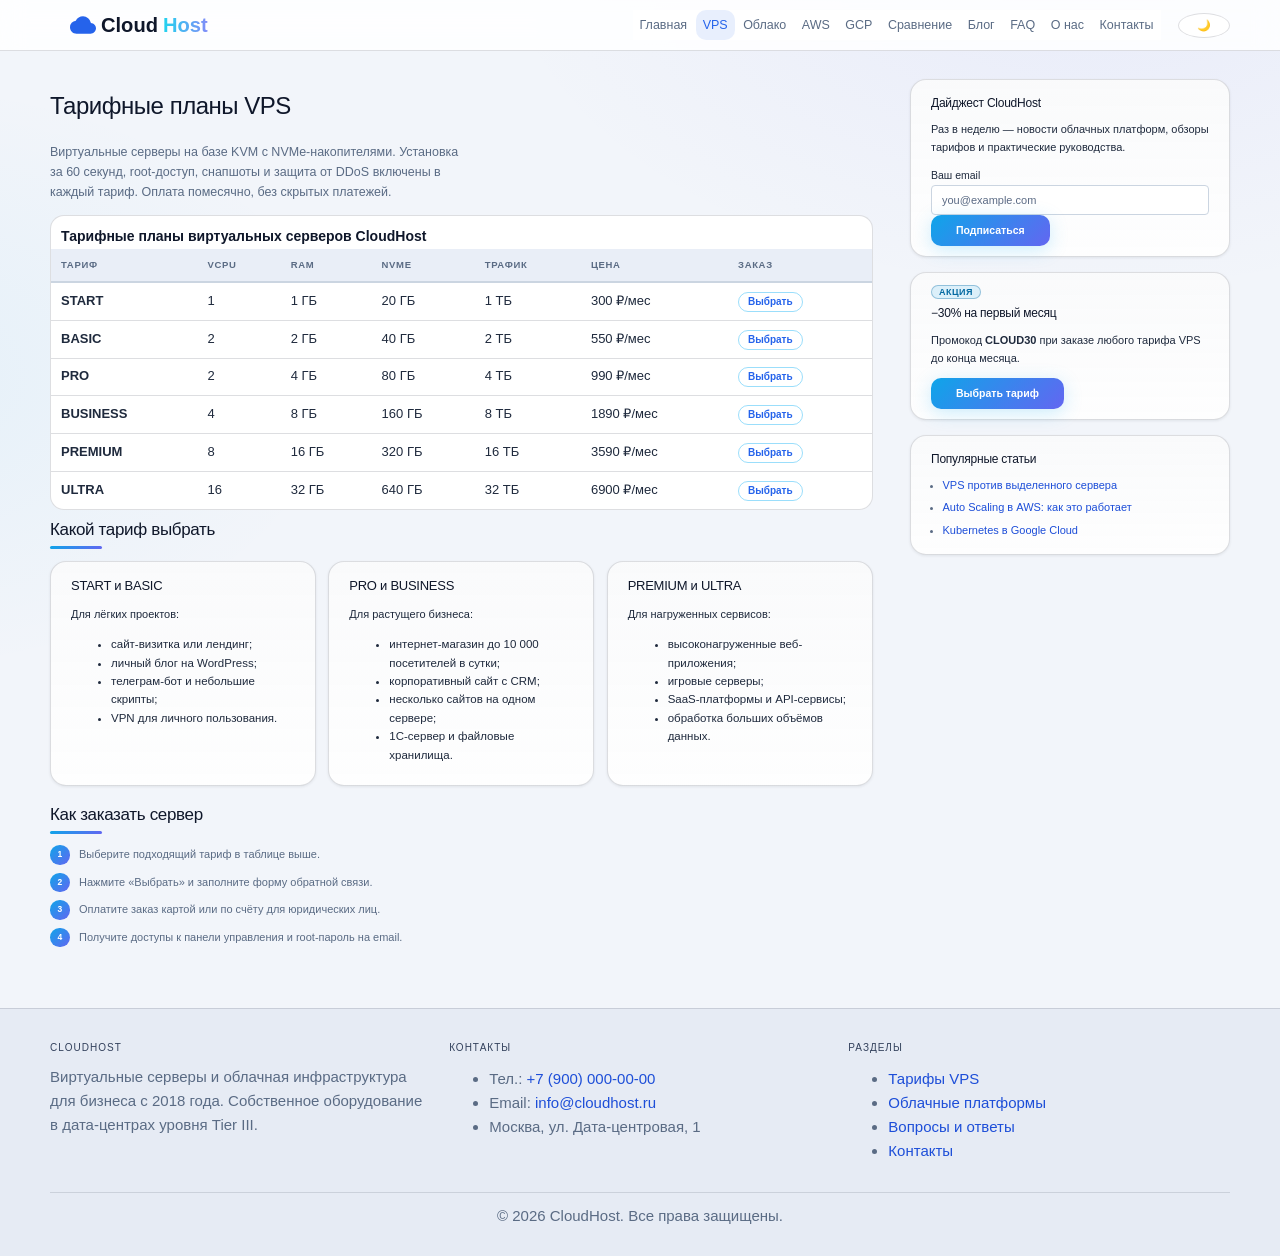
<file: vps.html>
<!DOCTYPE html>
<html lang="ru">
<head>
  <meta charset="UTF-8">
  <meta name="viewport" content="width=device-width, initial-scale=1.0">
  <title>Тарифы VPS — CloudHost</title>
  <meta name="description" content="Тарифы виртуальных серверов CloudHost: NVMe-диски, защита от DDoS, SLA 99,9%. Тарифы от 300 рублей в месяц.">
  <link rel="icon" href="img/favicon.svg" type="image/svg+xml">
  <link rel="stylesheet" href="css/chota.min.css">
  <link rel="stylesheet" href="css/custom.css">
</head>
<body>

<header class="site-header">
  <nav class="nav container" aria-label="Основная навигация">
    <div class="nav-left">
      <a class="brand" href="index.html">
        <svg width="26" height="26" viewBox="0 0 24 24" fill="currentColor" aria-hidden="true"><path d="M19.35 10.04A7.49 7.49 0 0 0 12 4C9.11 4 6.6 5.64 5.35 8.04A5.994 5.994 0 0 0 0 14c0 3.31 2.69 6 6 6h13c2.76 0 5-2.24 5-5 0-2.64-2.05-4.78-4.65-4.96z"/></svg>
        Cloud<span class="brand__accent">Host</span>
      </a>
    </div>
    <button class="nav__toggle button clear" type="button" aria-expanded="false" aria-controls="site-menu" aria-label="Открыть меню">&#9776;</button>
    <div class="main-menu" id="site-menu">
      <div class="tabs">
        <a href="index.html">Главная</a>
        <a href="vps.html">VPS</a>
        <a href="cloud.html">Облако</a>
        <a href="aws.html">AWS</a>
        <a href="gcp.html">GCP</a>
        <a href="compare.html">Сравнение</a>
        <a href="blog.html">Блог</a>
        <a href="faq.html">FAQ</a>
        <a href="about.html">О нас</a>
        <a href="contacts.html">Контакты</a>
      </div>
    </div>
  </nav>
</header>

<main class="container page">
  <div class="row page__layout">

    <section class="col-8 page__content">
      <h1>Тарифные планы VPS</h1>
      <p class="page__lead">Виртуальные серверы на базе KVM с NVMe-накопителями. Установка за 60 секунд, root-доступ, снапшоты и защита от DDoS включены в каждый тариф. Оплата помесячно, без скрытых платежей.</p>

      <div class="table-wrap">
        <table class="data-table">
          <caption>Тарифные планы виртуальных серверов CloudHost</caption>
          <thead>
            <tr>
              <th scope="col">Тариф</th>
              <th scope="col">vCPU</th>
              <th scope="col">RAM</th>
              <th scope="col">NVMe</th>
              <th scope="col">Трафик</th>
              <th scope="col">Цена</th>
              <th scope="col">Заказ</th>
            </tr>
          </thead>
          <tbody>
            <tr>
              <th scope="row">START</th><td>1</td><td>1 ГБ</td><td>20 ГБ</td><td>1 ТБ</td><td>300 ₽/мес</td>
              <td><a class="button outline" href="contacts.html">Выбрать</a></td>
            </tr>
            <tr>
              <th scope="row">BASIC</th><td>2</td><td>2 ГБ</td><td>40 ГБ</td><td>2 ТБ</td><td>550 ₽/мес</td>
              <td><a class="button outline" href="contacts.html">Выбрать</a></td>
            </tr>
            <tr>
               <tr class="data-table__row--accent"></tr><th scope="row">PRO</th><td>2</td><td>4 ГБ</td><td>80 ГБ</td><td>4 ТБ</td><td>990 ₽/мес</td>
              <td><a class="button outline" href="contacts.html">Выбрать</a></td>
            </tr>
            <tr>
              <th scope="row">BUSINESS</th><td>4</td><td>8 ГБ</td><td>160 ГБ</td><td>8 ТБ</td><td>1890 ₽/мес</td>
              <td><a class="button outline" href="contacts.html">Выбрать</a></td>
            </tr>
            <tr>
              <th scope="row">PREMIUM</th><td>8</td><td>16 ГБ</td><td>320 ГБ</td><td>16 ТБ</td><td>3590 ₽/мес</td>
              <td><a class="button outline" href="contacts.html">Выбрать</a></td>
            </tr>
            <tr>
              <th scope="row">ULTRA</th><td>16</td><td>32 ГБ</td><td>640 ГБ</td><td>32 ТБ</td><td>6900 ₽/мес</td>
              <td><a class="button outline" href="contacts.html">Выбрать</a></td>
            </tr>
          </tbody>
        </table>
      </div>

      <h2>Какой тариф выбрать</h2>
      <div class="cards-grid">
        <article class="card">
          <div class="card__body">
            <h3>START и BASIC</h3>
            <p>Для лёгких проектов:</p>
            <ul>
              <li>сайт-визитка или лендинг;</li>
              <li>личный блог на WordPress;</li>
              <li>телеграм-бот и небольшие скрипты;</li>
              <li>VPN для личного пользования.</li>
            </ul>
          </div>
        </article>
        <article class="card">
          <div class="card__body">
            <h3>PRO и BUSINESS</h3>
            <p>Для растущего бизнеса:</p>
            <ul>
              <li>интернет-магазин до 10 000 посетителей в сутки;</li>
              <li>корпоративный сайт с CRM;</li>
              <li>несколько сайтов на одном сервере;</li>
              <li>1С-сервер и файловые хранилища.</li>
            </ul>
          </div>
        </article>
        <article class="card">
          <div class="card__body">
            <h3>PREMIUM и ULTRA</h3>
            <p>Для нагруженных сервисов:</p>
            <ul>
              <li>высоконагруженные веб-приложения;</li>
              <li>игровые серверы;</li>
              <li>SaaS-платформы и API-сервисы;</li>
              <li>обработка больших объёмов данных.</li>
            </ul>
          </div>
        </article>
      </div>

      <h2>Как заказать сервер</h2>
      <ol class="steps">
        <li>Выберите подходящий тариф в таблице выше.</li>
        <li>Нажмите «Выбрать» и заполните форму обратной связи.</li>
        <li>Оплатите заказ картой или по счёту для юридических лиц.</li>
        <li>Получите доступы к панели управления и root-пароль на email.</li>
      </ol>
    </section>

    <aside class="col-4 page__sidebar" aria-label="Дополнительная информация">
      <div class="card sidebar__block">
        <div class="card__body">
          <h3>Дайджест CloudHost</h3>
          <p>Раз в неделю — новости облачных платформ, обзоры тарифов и практические руководства.</p>
          <form action="#" method="post">
            <label for="subscribe-email">Ваш email</label>
            <input type="email" id="subscribe-email" name="email" placeholder="you@example.com" required>
            <button class="button primary" type="submit">Подписаться</button>
          </form>
        </div>
      </div>
      <div class="card sidebar__block">
        <div class="card__body">
          <span class="tag">Акция</span>
          <h3>−30% на первый месяц</h3>
          <p>Промокод <strong>CLOUD30</strong> при заказе любого тарифа VPS до конца месяца.</p>
          <a class="button primary" href="contacts.html">Выбрать тариф</a>
        </div>
      </div>
      <div class="card sidebar__block">
        <div class="card__body">
          <h3>Популярные статьи</h3>
          <ul class="sidebar__list">
            <li><a href="blog.html">VPS против выделенного сервера</a></li>
            <li><a href="blog.html">Auto Scaling в AWS: как это работает</a></li>
            <li><a href="blog.html">Kubernetes в Google Cloud</a></li>
          </ul>
        </div>
      </div>
    </aside>

  </div>
</main>

<footer class="site-footer">
  <div class="container">
    <div class="footer__grid">
      <div class="footer__col">
        <h3>CloudHost</h3>
        <p>Виртуальные серверы и облачная инфраструктура для бизнеса с 2018 года. Собственное оборудование в дата-центрах уровня Tier III.</p>
      </div>
      <div class="footer__col">
        <h3>Контакты</h3>
        <ul>
          <li>Тел.: <a href="tel:+79000000000">+7 (900) 000-00-00</a></li>
          <li>Email: <a href="mailto:info@cloudhost.ru">info@cloudhost.ru</a></li>
          <li>Москва, ул. Дата-центровая, 1</li>
        </ul>
      </div>
      <div class="footer__col">
        <h3>Разделы</h3>
        <ul>
          <li><a href="vps.html">Тарифы VPS</a></li>
          <li><a href="cloud.html">Облачные платформы</a></li>
          <li><a href="faq.html">Вопросы и ответы</a></li>
          <li><a href="contacts.html">Контакты</a></li>
        </ul>
      </div>
    </div>
    <p class="footer__copy">&copy; 2026 CloudHost. Все права защищены.</p>
  </div>
</footer>

<script src="js/main.js"></script>
</body>
</html>
</file>
<file: css/custom.css>
@import url('https://fonts.googleapis.com/css2?family=Inter:wght@400;500;600;700;800&display=swap');

:root {
  --c-bg:        #0a0f1e;
  --c-surface:   #101a30;
  --c-surface-2: #16223d;
  --c-border:    rgba(148, 163, 184, .16);
  --c-text:      #e2e8f0;
  --c-muted:     #94a3b8;
  --c-accent:    #38bdf8;
  --grad:        linear-gradient(135deg, #22d3ee 0%, #6366f1 100%);

  --color-primary:      var(--c-accent);
  --color-lightGrey:    #1c2947;
  --bg-color:           var(--c-bg);
  --bg-secondary-color: var(--c-surface);
  --font-family: 'Inter', system-ui, -apple-system, 'Segoe UI', Roboto, sans-serif;
  --grid-maxWidth: 76rem;
}

html { scroll-behavior: smooth; }

body {
  display: flex;
  flex-direction: column;
  min-height: 100vh;
  color: var(--c-text);
  background:
    radial-gradient(1000px 600px at 85% -5%, rgba(99, 102, 241, .08), transparent 60%),
    radial-gradient(800px 500px at -10% 30%, rgba(34, 211, 238, .05), transparent 60%),
    var(--c-bg);
}

::selection { background: rgba(56, 189, 248, .35); color: #fff; }

::-webkit-scrollbar { width: 10px; }
::-webkit-scrollbar-track { background: var(--c-bg); }
::-webkit-scrollbar-thumb { background: #24314f; border-radius: 5px; }
::-webkit-scrollbar-thumb:hover { background: #31426b; }

:focus-visible { outline: 2px solid var(--c-accent); outline-offset: 2px; }

h1, h2, h3 { letter-spacing: -.02em; color: #f1f5f9; }
h1 { font-size: clamp(1.7rem, 4vw, 2.4rem); }
h2 { font-size: clamp(1.35rem, 3vw, 1.7rem); }

.site-header {
  position: sticky;
  top: 0;
  z-index: 1000;
  background: rgba(10, 15, 30, .82);
  backdrop-filter: blur(12px);
  -webkit-backdrop-filter: blur(12px);
  border-bottom: 1px solid var(--c-border);
}
.site-header .nav { align-items: center; }

.brand {
  display: inline-flex;
  align-items: center;
  gap: .5rem;
  font-size: 1.2rem;
  font-weight: 800;
  color: #f1f5f9;
  text-decoration: none;
}
.brand svg { color: var(--c-accent); }
.brand__accent {
  color: var(--c-accent);
  background: linear-gradient(90deg, #22d3ee, #818cf8);
  -webkit-background-clip: text;
  background-clip: text;
  -webkit-text-fill-color: transparent;
}

.nav__toggle { margin-left: auto; font-size: 1.5rem; line-height: 1; color: var(--c-text); }

.main-menu {
  display: none;
  position: absolute;
  top: 100%;
  left: 0;
  right: 0;
  background: rgba(10, 15, 30, .97);
  border-bottom: 1px solid var(--c-border);
  box-shadow: 0 20px 40px rgba(2, 6, 23, .5);
  padding: .75rem 1rem 1.25rem;
}
.main-menu--open { display: block; }

.main-menu .tabs {
  flex-direction: column;
  gap: .15rem;
  border-bottom: 0;
}
.main-menu .tabs a {
  color: var(--c-muted);
  text-decoration: none;
  font-weight: 500;
  padding: .55rem .9rem;
  border: 0;
  border-radius: 10px;
  transition: color .2s, background-color .2s;
}
.main-menu .tabs a:hover { color: #fff; background: rgba(56, 189, 248, .1); }
.main-menu .tabs a.active { color: #7dd3fc; background: rgba(56, 189, 248, .14); }

.hero {
  position: relative;
  overflow: hidden;
  text-align: center;
  padding: 3.5rem 0;
  border-bottom: 1px solid var(--c-border);
  background-image:
    radial-gradient(60% 90% at 15% 0%, rgba(34, 211, 238, .13), transparent 60%),
    radial-gradient(55% 80% at 85% 10%, rgba(99, 102, 241, .16), transparent 60%),
    radial-gradient(45% 60% at 50% 110%, rgba(168, 85, 247, .1), transparent 60%);
}
.hero::before {
  content: "";
  position: absolute;
  inset: 0;
  background-image:
    linear-gradient(rgba(148, 163, 184, .07) 1px, transparent 1px),
    linear-gradient(90deg, rgba(148, 163, 184, .07) 1px, transparent 1px);
  background-size: 44px 44px;
  -webkit-mask-image: radial-gradient(ellipse 75% 65% at 50% 35%, #000 25%, transparent 75%);
  mask-image: radial-gradient(ellipse 75% 65% at 50% 35%, #000 25%, transparent 75%);
  pointer-events: none;
}
.hero .container { position: relative; z-index: 1; }

.hero__badge {
  display: inline-block;
  padding: .4rem 1.1rem;
  margin-bottom: 1.25rem;
  border-radius: 999px;
  border: 1px solid rgba(125, 211, 252, .35);
  background: rgba(56, 189, 248, .1);
  color: #7dd3fc;
  font-size: .85rem;
  font-weight: 600;
}
.hero__title {
  font-size: clamp(2rem, 6vw, 3.4rem);
  font-weight: 800;
  color: #fff;
  line-height: 1.15;
  margin-bottom: 1rem;
}
.hero__text {
  max-width: 640px;
  margin: 0 auto 1.75rem;
  color: var(--c-muted);
  font-size: 1.05rem;
}
.hero .button { margin: .25rem; }
.hero .button.outline {
  border-color: rgba(255, 255, 255, .35);
  color: #fff;
  background: rgba(255, 255, 255, .06);
}
.hero .button.outline:hover { background: rgba(255, 255, 255, .12); }

.text-gradient {
  color: var(--c-accent);
  background: linear-gradient(90deg, #22d3ee 0%, #818cf8 55%, #c084fc 100%);
  -webkit-background-clip: text;
  background-clip: text;
  -webkit-text-fill-color: transparent;
}

.page { flex: 1 0 auto; padding: 1.75rem 0 3rem; }
.page__layout { gap: 1.75rem; }
.page__lead { color: var(--c-muted); font-size: 1.08rem; max-width: 60ch; }

.page__content h2 { position: relative; padding-bottom: .55rem; }
.page__content h2::after {
  content: "";
  position: absolute;
  left: 0;
  bottom: 0;
  width: 52px;
  height: 3px;
  border-radius: 2px;
  background: var(--grad);
}

.page__sidebar .card { margin-bottom: 1.5rem; }
.sidebar__list { padding-left: 1.15rem; margin: 0; color: var(--c-muted); }
.sidebar__list a { color: #7dd3fc; text-decoration: none; }
.sidebar__list a:hover { text-decoration: underline; }
.sidebar__list li { margin-bottom: .45rem; }

.card {
  background: linear-gradient(180deg, rgba(148, 163, 184, .05), rgba(148, 163, 184, .01)), var(--c-surface);
  border: 1px solid var(--c-border);
  border-radius: 16px;
  box-shadow: 0 1px 2px rgba(2, 6, 23, .4);
  transition: transform .25s ease, border-color .25s ease, box-shadow .25s ease;
}
.card:hover { border-color: rgba(56, 189, 248, .35); }
.cards-grid .card:hover {
  transform: translateY(-4px);
  border-color: rgba(56, 189, 248, .45);
  box-shadow: 0 14px 34px rgba(2, 6, 23, .55);
}
.card__body h3 { color: #f1f5f9; }

.cards-grid {
  display: grid;
  gap: 1.25rem;
  grid-template-columns: 1fr;
  margin-bottom: 1.5rem;
}

.tag {
  display: inline-block;
  padding: .18rem .7rem;
  border-radius: 999px;
  background: rgba(56, 189, 248, .1);
  border: 1px solid rgba(56, 189, 248, .3);
  color: #7dd3fc;
  font-size: .75rem;
  font-weight: 600;
}

.button {
  border-radius: 10px;
  font-weight: 600;
  transition: transform .2s ease, box-shadow .2s ease,
              background-color .2s ease, border-color .2s ease, filter .2s ease;
}
.button.primary {
  background: var(--grad);
  border: 0;
  color: #fff;
  box-shadow: 0 4px 18px rgba(56, 189, 248, .25);
}
.button.primary:hover {
  filter: brightness(1.12);
  transform: translateY(-1px);
  box-shadow: 0 8px 26px rgba(56, 189, 248, .38);
}
.button.outline {
  background: transparent;
  border: 1px solid rgba(56, 189, 248, .5);
  color: var(--c-accent);
  box-shadow: none;
}
.button.outline:hover { background: rgba(56, 189, 248, .1); }

.post-card__img,
.figure img {
  width: 100%;
  height: auto;
  border-radius: 12px;
  border: 1px solid var(--c-border);
}
.figure { margin: 0 0 1.5rem; }
.figure figcaption { font-size: .85rem; color: var(--c-muted); margin-top: .5rem; }
.post-card__meta { font-size: .85rem; color: var(--c-muted); margin-bottom: .3rem; }

.table-wrap {
  overflow-x: auto;
  border: 1px solid var(--c-border);
  border-radius: 14px;
  background: var(--c-surface);
}
.data-table { width: 100%; border-collapse: collapse; margin: 0; }
.data-table caption {
  caption-side: top;
  text-align: left;
  font-weight: 600;
  color: #f1f5f9;
  padding: .9rem 1rem .25rem;
}
.data-table th,
.data-table td {
  border: 0;
  border-bottom: 1px solid var(--c-border);
  padding: .7rem .9rem;
  text-align: left;
}
.data-table thead th {
  background: var(--c-surface-2);
  color: var(--c-muted);
  font-size: .72rem;
  text-transform: uppercase;
  letter-spacing: .07em;
}
.data-table tbody tr { transition: background-color .2s; }
.data-table tbody tr:hover { background: rgba(56, 189, 248, .07); }
.data-table tbody tr:last-child th,
.data-table tbody tr:last-child td { border-bottom: 0; }
.data-table .button { padding: .35rem .85rem; font-size: .85rem; }
.data-table tr.data-table__row--accent {
  background: rgba(56, 189, 248, .09);
  box-shadow: inset 3px 0 0 var(--c-accent);
}

ol.steps { list-style: none; counter-reset: step; padding-left: 0; }
ol.steps li {
  counter-increment: step;
  position: relative;
  padding-left: 2.9rem;
  margin-bottom: 1rem;
  color: var(--c-muted);
}
ol.steps li::before {
  content: counter(step);
  position: absolute;
  left: 0;
  top: -.1rem;
  width: 1.95rem;
  height: 1.95rem;
  display: flex;
  align-items: center;
  justify-content: center;
  border-radius: 50%;
  background: var(--grad);
  color: #fff;
  font-weight: 700;
  font-size: .85rem;
}

.faq details {
  background: var(--c-surface);
  border: 1px solid var(--c-border);
  border-radius: 12px;
  padding: 1rem 1.2rem;
  margin-bottom: .75rem;
  transition: border-color .2s;
}
.faq details[open] { border-color: rgba(56, 189, 248, .4); }
.faq summary { font-weight: 600; cursor: pointer; color: #f1f5f9; }
.faq summary:hover { color: #7dd3fc; }
.faq summary::marker { color: var(--c-accent); }
.faq details p { color: var(--c-muted); margin-top: .7rem; margin-bottom: 0; }

input, select, textarea { border-radius: 10px; color: var(--c-text); }
::placeholder { color: #5b6b85; opacity: 1; }
input:focus,
select:focus,
textarea:focus {
  border-color: var(--c-accent);
  box-shadow: 0 0 0 3px rgba(56, 189, 248, .15);
}
.contact-form label { font-weight: 600; color: #e2e8f0; }
.contact-form input,
.contact-form select,
.contact-form textarea { margin-bottom: 1rem; }
.contact-form__check { display: flex; align-items: center; gap: .5rem; }
.contact-form__check input { width: auto; margin: 0; }
.contact-form__check label { font-weight: 400; color: var(--c-muted); }

.video-embed {
  position: relative;
  padding-top: 56.25%;
  margin-bottom: 1.5rem;
  border: 1px solid var(--c-border);
  border-radius: 14px;
  overflow: hidden;
}
.video-embed iframe,
.map-embed iframe {
  position: absolute;
  inset: 0;
  width: 100%;
  height: 100%;
  border: 0;
}
.map-embed {
  position: relative;
  padding-top: 60%;
  margin: 1.5rem 0;
  border: 1px solid var(--c-border);
  border-radius: 14px;
  overflow: hidden;
}

.site-footer {
  margin-top: auto;
  background: #070b16;
  border-top: 1px solid var(--c-border);
  padding: 2.75rem 0 1.25rem;
}
.site-footer h3 {
  color: #cbd5e1;
  font-size: .78rem;
  text-transform: uppercase;
  letter-spacing: .1em;
  margin-bottom: .9rem;
}
.site-footer p,
.site-footer li { color: var(--c-muted); font-size: .95rem; }
.site-footer a { color: #7dd3fc; text-decoration: none; }
.site-footer a:hover { text-decoration: underline; }
.footer__grid { display: grid; gap: 1.75rem; grid-template-columns: 1fr; }
.footer__copy {
  border-top: 1px solid var(--c-border);
  margin-top: 1.75rem;
  padding-top: 1.1rem;
  font-size: .85rem;
  color: #64748b;
  text-align: center;
}

@media (max-width: 767px) {
  .page__layout .col-8,
  .page__layout .col-4 { flex-basis: 100%; }
}

@media (min-width: 768px) {
  .nav__toggle { display: none; }
  .site-header .nav { justify-content: space-between; gap: 1rem; }
  .main-menu {
    display: block;
    position: static;
    padding: 0;
    border: 0;
    box-shadow: none;
    background: transparent;
  }
  .main-menu .tabs { flex-direction: row; flex-wrap: wrap; justify-content: flex-end; gap: .15rem; }

  .cards-grid { grid-template-columns: repeat(2, 1fr); }
  .footer__grid { grid-template-columns: repeat(3, 1fr); }
  .hero { padding: 5rem 0; }
}

@media (min-width: 992px) {
  .page { padding: 2.75rem 0 4rem; }
  .cards-grid { grid-template-columns: repeat(3, 1fr); }
  .hero { padding: 6.5rem 0; }
}

@media (prefers-reduced-motion: reduce) {
  * { transition: none !important; animation: none !important; }
  html { scroll-behavior: auto; }
}

.container {
  width: 100%;
  max-width: 1200px;
  margin-left: auto;
  margin-right: auto;
}

.page__layout {
  display: flex;
  flex-wrap: wrap;
  gap: 1.75rem;
  align-items: flex-start;
}

.page__content,
.page__sidebar {
  min-width: 0;
  max-width: none;
  flex: 1 1 100%;
}

@media (min-width: 768px) {
  .page__content { flex: 1 1 calc(100% - 280px - 1.75rem); }
  .page__sidebar { flex: 0 0 280px; }
}

@media (min-width: 992px) {
  .page__content { flex-basis: calc(100% - 340px - 1.75rem); }
  .page__sidebar { flex-basis: 340px; }
}

.theme-toggle {
  display: inline-flex;
  align-items: center;
  justify-content: center;
  width: 2.5rem;
  height: 2.5rem;
  margin-left: .5rem;
  font-size: 1.1rem;
  line-height: 1;
  border: 1px solid var(--c-border);
  border-radius: 50%;
  background: var(--c-surface);
  color: var(--c-text);
  cursor: pointer;
  transition: border-color .2s, transform .2s, box-shadow .2s;
}
.theme-toggle:hover {
  border-color: var(--c-accent);
  box-shadow: 0 0 0 3px rgba(56, 189, 248, .15);
  transform: rotate(15deg);
}

html[data-theme="light"] {
  --c-bg:        #f2f5fa;
  --c-surface:   #ffffff;
  --c-surface-2: #e9eef7;
  --c-border:    rgba(15, 23, 42, .14);
  --c-text:      #1f2a3d;
  --c-muted:     #5a6b84;
  --c-accent:    #2563eb;
  --grad:        linear-gradient(135deg, #0ea5e9 0%, #6366f1 100%);

  --color-primary:      var(--c-accent);
  --color-lightGrey:    #cbd5e1;
  --color-grey:         #5a6b84;
  --bg-color:           var(--c-bg);
  --bg-secondary-color: var(--c-surface);
}

html[data-theme="light"] body {
  color: var(--c-text);
  background:
    radial-gradient(1000px 600px at 85% -5%, rgba(99, 102, 241, .07), transparent 60%),
    radial-gradient(800px 500px at -10% 30%, rgba(14, 165, 233, .06), transparent 60%),
    var(--c-bg);
}

html[data-theme="light"] ::selection { background: rgba(37, 99, 235, .2); color: #0f172a; }
html[data-theme="light"] ::-webkit-scrollbar-track { background: #e7ecf5; }
html[data-theme="light"] ::-webkit-scrollbar-thumb { background: #c3cde0; }
html[data-theme="light"] ::-webkit-scrollbar-thumb:hover { background: #a9b7d3; }

html[data-theme="light"] h1,
html[data-theme="light"] h2,
html[data-theme="light"] h3,
html[data-theme="light"] .card__body h3,
html[data-theme="light"] .data-table caption,
html[data-theme="light"] .faq summary,
html[data-theme="light"] .hero__title { color: #0f172a; }

html[data-theme="light"] .site-header { background: rgba(255, 255, 255, .85); }
html[data-theme="light"] .brand { color: #0f172a; }
html[data-theme="light"] .main-menu { background: rgba(255, 255, 255, .98); }
html[data-theme="light"] .main-menu .tabs a { color: var(--c-muted); }
html[data-theme="light"] .main-menu .tabs a:hover {
  color: var(--c-accent);
  background: rgba(37, 99, 235, .07);
}
html[data-theme="light"] .main-menu .tabs a.active {
  color: var(--c-accent);
  background: rgba(37, 99, 235, .1);
}

html[data-theme="light"] .hero {
  background-image:
    radial-gradient(60% 90% at 15% 0%, rgba(14, 165, 233, .1), transparent 60%),
    radial-gradient(55% 80% at 85% 10%, rgba(99, 102, 241, .12), transparent 60%),
    radial-gradient(45% 60% at 50% 110%, rgba(168, 85, 247, .07), transparent 60%);
}
html[data-theme="light"] .hero::before {
  background-image:
    linear-gradient(rgba(15, 23, 42, .06) 1px, transparent 1px),
    linear-gradient(90deg, rgba(15, 23, 42, .06) 1px, transparent 1px);
}
html[data-theme="light"] .hero__badge {
  border-color: rgba(37, 99, 235, .35);
  background: rgba(37, 99, 235, .08);
  color: #1d4ed8;
}
html[data-theme="light"] .hero__text { color: var(--c-muted); }
html[data-theme="light"] .hero .button.outline {
  border-color: rgba(37, 99, 235, .45);
  color: var(--c-accent);
  background: transparent;
}
html[data-theme="light"] .hero .button.outline:hover { background: rgba(37, 99, 235, .07); }

html[data-theme="light"] .text-gradient {
  background: linear-gradient(90deg, #0284c7 0%, #4f46e5 55%, #9333ea 100%);
  -webkit-background-clip: text;
  background-clip: text;
}

html[data-theme="light"] .tag {
  color: #0369a1;
  border-color: rgba(3, 105, 161, .35);
  background: rgba(14, 165, 233, .12);
}
html[data-theme="light"] .sidebar__list a { color: #1d4ed8; }
html[data-theme="light"] .faq summary:hover { color: var(--c-accent); }
html[data-theme="light"] .card { box-shadow: 0 1px 3px rgba(15, 23, 42, .08); }
html[data-theme="light"] .cards-grid .card:hover { box-shadow: 0 14px 30px rgba(15, 23, 42, .12); }

html[data-theme="light"] .site-footer {
  background: #e6ebf4;
  border-top-color: var(--c-border);
}
html[data-theme="light"] .site-footer h3 { color: #33415c; }
html[data-theme="light"] .site-footer p,
html[data-theme="light"] .site-footer li { color: var(--c-muted); }
html[data-theme="light"] .site-footer a { color: #1d4ed8; }
html[data-theme="light"] .footer__copy {
  border-top-color: rgba(15, 23, 42, .12);
  color: #64748b;
}
@media (min-width: 768px) {
  .site-header .nav { justify-content: flex-start; }
  .site-header .main-menu { margin-left: auto; }
  .main-menu .tabs { flex-wrap: nowrap; }
  .main-menu .tabs a {
    padding: .45rem .6rem;
    font-size: .92rem;
    white-space: nowrap;
  }
  .theme-toggle { margin-left: .75rem; }
}

body { font-size: 1.0625rem; } /* было 16px, стало 17px */

.brand { font-size: 1.9rem; }
.main-menu .tabs a {
  font-size: 1.6rem;
  padding: .55rem .85rem;
}

.hero__badge { font-size: .95rem; }
.hero__text { font-size: 1.15rem; }

.table-wrap { font-size: 1.4rem; }
.data-table caption { font-size: 1.4rem; }
.data-table th,
.data-table td {
  font-size: 1.3rem;
  padding: .8rem 1rem;
}
.data-table thead th { font-size: .95rem; } 
.data-table .button { font-size: .95rem; padding: .4rem .9rem; }

.site-footer p,
.site-footer li,
.site-footer a { font-size: 1.5rem; }
.site-footer h3 { font-size: 1rem; }
.footer__copy { font-size: .95rem; }

body { font-size: 1.15rem; }          

.page__lead { font-size: 1.25rem; }

.hero__text { font-size: 1.2rem; }
.hero__badge { font-size: 1rem; }

.card__body h3 { font-size: 1.3rem; }
.card__body p { font-size: 1.1rem; }

.tag { font-size: .9rem; }
.post-card__meta { font-size: 1rem; }
.figure figcaption { font-size: 1rem; }

ol.steps li { font-size: 1.1rem; }

.faq summary { font-size: 1.15rem; }
.faq details p { font-size: 1.1rem; }

.contact-form label,
.sidebar__block label { font-size: 1.05rem; }
input, select, textarea { font-size: 1.05rem; }
.button { font-size: 1.05rem; }

.sidebar__block { font-size: 1.1rem; }
.sidebar__block h3 { font-size: 1.2rem; }

.data-table .button { font-size: 1rem; }

@media (min-width: 768px) {
  .main-menu .tabs a { font-size: 1.25rem; padding: .5rem .7rem; }
}
main.page .page__layout {
  display: grid !important;
  grid-template-columns: 1fr;
  gap: 1.75rem;
  margin-left: 0;
  margin-right: 0;
}

main.page .page__layout > * {
  flex: none;
  width: auto;
  max-width: none;
  min-width: 0;
}

@media (min-width: 768px) {
  main.page .page__layout {
    grid-template-columns: minmax(0, 1fr) 280px;
  }
}

@media (min-width: 992px) {
  main.page .page__layout {
    grid-template-columns: minmax(0, 1fr) 340px;
  }
  aside {
    position: sticky;
    top: 75px;
  }
  }
</file>
<file: css/chota.min.css>
/*! chota.css v0.8.0+1 | MIT License | github.com/jenil/chota */:root{--bg-color:#fff;--bg-secondary-color:#f3f3f6;--color-primary:#14854f;--color-lightGrey:#d2d6dd;--color-grey:#747681;--color-darkGrey:#3f4144;--color-error:#d43939;--color-success:#28bd14;--grid-maxWidth:120rem;--grid-gutter:2rem;--font-size:1.6rem;--font-color:#333;--font-family-sans:-apple-system,BlinkMacSystemFont,Avenir,"Avenir Next","Segoe UI","Roboto","Oxygen","Ubuntu","Cantarell","Fira Sans","Droid Sans","Helvetica Neue",sans-serif;--font-family-mono:monaco,"Consolas","Lucida Console",monospace}html{-ms-text-size-adjust:100%;-webkit-text-size-adjust:100%;-webkit-box-sizing:border-box;box-sizing:border-box;font-size:62.5%;line-height:1.15}*,:after,:before{-webkit-box-sizing:inherit;box-sizing:inherit}*{scrollbar-color:var(--color-lightGrey) var(--bg-primary);scrollbar-width:thin}::-webkit-scrollbar{width:8px}::-webkit-scrollbar-track{background:var(--bg-primary)}::-webkit-scrollbar-thumb{background:var(--color-lightGrey)}body{background-color:var(--bg-color);color:var(--font-color);font-family:Segoe UI,Helvetica Neue,sans-serif;font-family:var(--font-family-sans);font-size:var(--font-size);line-height:1.6;margin:0;padding:0}h1,h2,h3,h4,h5,h6{font-weight:500;margin:.35em 0 .7em}h1{font-size:2em}h2{font-size:1.75em}h3{font-size:1.5em}h4{font-size:1.25em}h5{font-size:1em}h6{font-size:.85em}a{color:var(--color-primary);text-decoration:none}a:hover:not(.button){opacity:.75}button{font-family:inherit}p{margin-top:0}blockquote{background-color:var(--bg-secondary-color);border-left:3px solid var(--color-lightGrey);padding:1.5rem 2rem}dl dt{font-weight:700}hr{background-color:var(--color-lightGrey);height:1px;margin:1rem 0}hr,table{border:none}table{border-collapse:collapse;border-spacing:0;text-align:left;width:100%}table.striped tr:nth-of-type(2n){background-color:var(--bg-secondary-color)}td,th{padding:1.2rem .4rem;vertical-align:middle}thead{border-bottom:2px solid var(--color-lightGrey)}tfoot{border-top:2px solid var(--color-lightGrey)}code,kbd,pre,samp,tt{font-family:var(--font-family-mono)}code,kbd{border-radius:4px;color:var(--color-error);font-size:90%;padding:.2em .4em;white-space:pre-wrap}code,kbd,pre{background-color:var(--bg-secondary-color)}pre{font-size:1em;overflow-x:auto;padding:1rem}pre code{background:none;padding:0}abbr[title]{border-bottom:none;text-decoration:underline;-webkit-text-decoration:underline dotted;text-decoration:underline dotted}img{max-width:100%}fieldset{border:1px solid var(--color-lightGrey)}iframe{border:0}.container{margin:0 auto;max-width:var(--grid-maxWidth);padding:0 calc(var(--grid-gutter)/2);width:96%}.row{-webkit-box-direction:normal;-webkit-box-pack:start;-ms-flex-pack:start;display:-webkit-box;display:-ms-flexbox;display:flex;-ms-flex-flow:row wrap;flex-flow:row wrap;justify-content:flex-start;margin-left:calc(var(--grid-gutter)/-2);margin-right:calc(var(--grid-gutter)/-2)}.row,.row.reverse{-webkit-box-orient:horizontal}.row.reverse{-webkit-box-direction:reverse;-ms-flex-direction:row-reverse;flex-direction:row-reverse}.col{-webkit-box-flex:1;-ms-flex:1;flex:1}.col,[class*=" col-"],[class^=col-]{margin:0 calc(var(--grid-gutter)/2) calc(var(--grid-gutter)/2)}.col-1{-ms-flex:0 0 calc(8.33333% - var(--grid-gutter));flex:0 0 calc(8.33333% - var(--grid-gutter));max-width:calc(8.33333% - var(--grid-gutter))}.col-1,.col-2{-webkit-box-flex:0}.col-2{-ms-flex:0 0 calc(16.66667% - var(--grid-gutter));flex:0 0 calc(16.66667% - var(--grid-gutter));max-width:calc(16.66667% - var(--grid-gutter))}.col-3{-ms-flex:0 0 calc(25% - var(--grid-gutter));flex:0 0 calc(25% - var(--grid-gutter));max-width:calc(25% - var(--grid-gutter))}.col-3,.col-4{-webkit-box-flex:0}.col-4{-ms-flex:0 0 calc(33.33333% - var(--grid-gutter));flex:0 0 calc(33.33333% - var(--grid-gutter));max-width:calc(33.33333% - var(--grid-gutter))}.col-5{-ms-flex:0 0 calc(41.66667% - var(--grid-gutter));flex:0 0 calc(41.66667% - var(--grid-gutter));max-width:calc(41.66667% - var(--grid-gutter))}.col-5,.col-6{-webkit-box-flex:0}.col-6{-ms-flex:0 0 calc(50% - var(--grid-gutter));flex:0 0 calc(50% - var(--grid-gutter));max-width:calc(50% - var(--grid-gutter))}.col-7{-ms-flex:0 0 calc(58.33333% - var(--grid-gutter));flex:0 0 calc(58.33333% - var(--grid-gutter));max-width:calc(58.33333% - var(--grid-gutter))}.col-7,.col-8{-webkit-box-flex:0}.col-8{-ms-flex:0 0 calc(66.66667% - var(--grid-gutter));flex:0 0 calc(66.66667% - var(--grid-gutter));max-width:calc(66.66667% - var(--grid-gutter))}.col-9{-ms-flex:0 0 calc(75% - var(--grid-gutter));flex:0 0 calc(75% - var(--grid-gutter));max-width:calc(75% - var(--grid-gutter))}.col-10,.col-9{-webkit-box-flex:0}.col-10{-ms-flex:0 0 calc(83.33333% - var(--grid-gutter));flex:0 0 calc(83.33333% - var(--grid-gutter));max-width:calc(83.33333% - var(--grid-gutter))}.col-11{-ms-flex:0 0 calc(91.66667% - var(--grid-gutter));flex:0 0 calc(91.66667% - var(--grid-gutter));max-width:calc(91.66667% - var(--grid-gutter))}.col-11,.col-12{-webkit-box-flex:0}.col-12{-ms-flex:0 0 calc(100% - var(--grid-gutter));flex:0 0 calc(100% - var(--grid-gutter));max-width:calc(100% - var(--grid-gutter))}@media screen and (max-width:599px){.container{width:100%}.col,[class*=col-],[class^=col-]{-webkit-box-flex:0;-ms-flex:0 1 100%;flex:0 1 100%;max-width:100%}}@media screen and (min-width:900px){.col-1-md{-webkit-box-flex:0;-ms-flex:0 0 calc(8.33333% - var(--grid-gutter));flex:0 0 calc(8.33333% - var(--grid-gutter));max-width:calc(8.33333% - var(--grid-gutter))}.col-2-md{-webkit-box-flex:0;-ms-flex:0 0 calc(16.66667% - var(--grid-gutter));flex:0 0 calc(16.66667% - var(--grid-gutter));max-width:calc(16.66667% - var(--grid-gutter))}.col-3-md{-webkit-box-flex:0;-ms-flex:0 0 calc(25% - var(--grid-gutter));flex:0 0 calc(25% - var(--grid-gutter));max-width:calc(25% - var(--grid-gutter))}.col-4-md{-webkit-box-flex:0;-ms-flex:0 0 calc(33.33333% - var(--grid-gutter));flex:0 0 calc(33.33333% - var(--grid-gutter));max-width:calc(33.33333% - var(--grid-gutter))}.col-5-md{-webkit-box-flex:0;-ms-flex:0 0 calc(41.66667% - var(--grid-gutter));flex:0 0 calc(41.66667% - var(--grid-gutter));max-width:calc(41.66667% - var(--grid-gutter))}.col-6-md{-webkit-box-flex:0;-ms-flex:0 0 calc(50% - var(--grid-gutter));flex:0 0 calc(50% - var(--grid-gutter));max-width:calc(50% - var(--grid-gutter))}.col-7-md{-webkit-box-flex:0;-ms-flex:0 0 calc(58.33333% - var(--grid-gutter));flex:0 0 calc(58.33333% - var(--grid-gutter));max-width:calc(58.33333% - var(--grid-gutter))}.col-8-md{-webkit-box-flex:0;-ms-flex:0 0 calc(66.66667% - var(--grid-gutter));flex:0 0 calc(66.66667% - var(--grid-gutter));max-width:calc(66.66667% - var(--grid-gutter))}.col-9-md{-webkit-box-flex:0;-ms-flex:0 0 calc(75% - var(--grid-gutter));flex:0 0 calc(75% - var(--grid-gutter));max-width:calc(75% - var(--grid-gutter))}.col-10-md{-webkit-box-flex:0;-ms-flex:0 0 calc(83.33333% - var(--grid-gutter));flex:0 0 calc(83.33333% - var(--grid-gutter));max-width:calc(83.33333% - var(--grid-gutter))}.col-11-md{-webkit-box-flex:0;-ms-flex:0 0 calc(91.66667% - var(--grid-gutter));flex:0 0 calc(91.66667% - var(--grid-gutter));max-width:calc(91.66667% - var(--grid-gutter))}.col-12-md{-webkit-box-flex:0;-ms-flex:0 0 calc(100% - var(--grid-gutter));flex:0 0 calc(100% - var(--grid-gutter));max-width:calc(100% - var(--grid-gutter))}}@media screen and (min-width:1200px){.col-1-lg{-webkit-box-flex:0;-ms-flex:0 0 calc(8.33333% - var(--grid-gutter));flex:0 0 calc(8.33333% - var(--grid-gutter));max-width:calc(8.33333% - var(--grid-gutter))}.col-2-lg{-webkit-box-flex:0;-ms-flex:0 0 calc(16.66667% - var(--grid-gutter));flex:0 0 calc(16.66667% - var(--grid-gutter));max-width:calc(16.66667% - var(--grid-gutter))}.col-3-lg{-webkit-box-flex:0;-ms-flex:0 0 calc(25% - var(--grid-gutter));flex:0 0 calc(25% - var(--grid-gutter));max-width:calc(25% - var(--grid-gutter))}.col-4-lg{-webkit-box-flex:0;-ms-flex:0 0 calc(33.33333% - var(--grid-gutter));flex:0 0 calc(33.33333% - var(--grid-gutter));max-width:calc(33.33333% - var(--grid-gutter))}.col-5-lg{-webkit-box-flex:0;-ms-flex:0 0 calc(41.66667% - var(--grid-gutter));flex:0 0 calc(41.66667% - var(--grid-gutter));max-width:calc(41.66667% - var(--grid-gutter))}.col-6-lg{-webkit-box-flex:0;-ms-flex:0 0 calc(50% - var(--grid-gutter));flex:0 0 calc(50% - var(--grid-gutter));max-width:calc(50% - var(--grid-gutter))}.col-7-lg{-webkit-box-flex:0;-ms-flex:0 0 calc(58.33333% - var(--grid-gutter));flex:0 0 calc(58.33333% - var(--grid-gutter));max-width:calc(58.33333% - var(--grid-gutter))}.col-8-lg{-webkit-box-flex:0;-ms-flex:0 0 calc(66.66667% - var(--grid-gutter));flex:0 0 calc(66.66667% - var(--grid-gutter));max-width:calc(66.66667% - var(--grid-gutter))}.col-9-lg{-webkit-box-flex:0;-ms-flex:0 0 calc(75% - var(--grid-gutter));flex:0 0 calc(75% - var(--grid-gutter));max-width:calc(75% - var(--grid-gutter))}.col-10-lg{-webkit-box-flex:0;-ms-flex:0 0 calc(83.33333% - var(--grid-gutter));flex:0 0 calc(83.33333% - var(--grid-gutter));max-width:calc(83.33333% - var(--grid-gutter))}.col-11-lg{-webkit-box-flex:0;-ms-flex:0 0 calc(91.66667% - var(--grid-gutter));flex:0 0 calc(91.66667% - var(--grid-gutter));max-width:calc(91.66667% - var(--grid-gutter))}.col-12-lg{-webkit-box-flex:0;-ms-flex:0 0 calc(100% - var(--grid-gutter));flex:0 0 calc(100% - var(--grid-gutter));max-width:calc(100% - var(--grid-gutter))}}fieldset{padding:.5rem 2rem}legend{font-size:.8em;letter-spacing:.1rem;text-transform:uppercase}input:not([type=checkbox]):not([type=radio]):not([type=submit]):not([type=color]):not([type=button]):not([type=reset]),select,textarea,textarea[type=text]{border:1px solid var(--color-lightGrey);border-radius:4px;display:block;font-family:inherit;font-size:1em;padding:.8rem 1rem;-webkit-transition:all .2s ease;transition:all .2s ease;width:100%}input:not([type=checkbox]):not([type=radio]):not([type=submit]):not([type=color]):not([type=button]):not([type=reset]):not(:disabled):hover,select:hover,textarea:hover,textarea[type=text]:hover{border-color:var(--color-grey)}input:not([type=checkbox]):not([type=radio]):not([type=submit]):not([type=color]):not([type=button]):not([type=reset]):focus,select:focus,textarea:focus,textarea[type=text]:focus{border-color:var(--color-primary);-webkit-box-shadow:0 0 1px var(--color-primary);box-shadow:0 0 1px var(--color-primary);outline:none}input.error:not([type=checkbox]):not([type=radio]):not([type=submit]):not([type=color]):not([type=button]):not([type=reset]),textarea.error{border-color:var(--color-error)}input.success:not([type=checkbox]):not([type=radio]):not([type=submit]):not([type=color]):not([type=button]):not([type=reset]),textarea.success{border-color:var(--color-success)}select{-webkit-appearance:none;background:#f3f3f6 no-repeat 100%;background-image:url("data:image/svg+xml;utf8,<svg xmlns='http://www.w3.org/2000/svg' width='60' height='40' fill='%23555'><polygon points='0,0 60,0 30,40'/></svg>");background-origin:content-box;background-size:1ex}[type=checkbox],[type=radio]{height:1.6rem;width:1.6rem}.button,[type=button],[type=reset],[type=submit],button{background:var(--color-lightGrey);border:1px solid transparent;border-radius:4px;color:var(--color-darkGrey);cursor:pointer;display:inline-block;font-size:var(--font-size);line-height:1;padding:1rem 2.5rem;text-align:center;text-decoration:none;-webkit-transform:scale(1);transform:scale(1);-webkit-transition:opacity .2s ease;transition:opacity .2s ease}.grouped{display:-webkit-box;display:-ms-flexbox;display:flex}.grouped>:not(:last-child){margin-right:16px}.grouped.gapless>*{border-radius:0!important;margin:0 0 0 -1px!important}.grouped.gapless>:first-child{border-radius:4px 0 0 4px!important;margin:0!important}.grouped.gapless>:last-child{border-radius:0 4px 4px 0!important}.button+.button{margin-left:1rem}.button:hover,[type=button]:hover,[type=reset]:hover,[type=submit]:hover,button:hover{opacity:.8}.button:active,[type=button]:active,[type=reset]:active,[type=submit]:active,button:active{-webkit-transform:scale(.98);transform:scale(.98)}button:disabled,button:disabled:hover,input:disabled,input:disabled:hover{cursor:not-allowed;opacity:.4}.button.dark,.button.error,.button.primary,.button.secondary,.button.success,[type=submit]{background-color:#000;background-color:var(--color-primary);color:#fff;z-index:1}.button.secondary{background-color:var(--color-grey)}.button.dark{background-color:var(--color-darkGrey)}.button.error{background-color:var(--color-error)}.button.success{background-color:var(--color-success)}.button.outline{background-color:transparent;border-color:var(--color-lightGrey)}.button.outline.primary{border-color:var(--color-primary);color:var(--color-primary)}.button.outline.secondary{border-color:var(--color-grey);color:var(--color-grey)}.button.outline.dark{border-color:var(--color-darkGrey);color:var(--color-darkGrey)}.button.clear{background-color:transparent;border-color:transparent;color:var(--color-primary)}.button.icon{-webkit-box-align:center;-ms-flex-align:center;align-items:center;display:-webkit-inline-box;display:-ms-inline-flexbox;display:inline-flex}.button.icon>img{margin-left:2px}.button.icon-only{padding:1rem}::-webkit-input-placeholder{color:#bdbfc4}::-moz-placeholder{color:#bdbfc4}:-ms-input-placeholder{color:#bdbfc4}::-ms-input-placeholder{color:#bdbfc4}::placeholder{color:#bdbfc4}.nav{-webkit-box-align:stretch;-ms-flex-align:stretch;align-items:stretch;display:-webkit-box;display:-ms-flexbox;display:flex;min-height:5rem}.nav img{max-height:3rem}.nav-center,.nav-left,.nav-right,.nav>.container{display:-webkit-box;display:-ms-flexbox;display:flex}.nav-center,.nav-left,.nav-right{-webkit-box-flex:1;-ms-flex:1;flex:1}.nav-left{-webkit-box-pack:start;-ms-flex-pack:start;justify-content:flex-start}.nav-right{-webkit-box-pack:end;-ms-flex-pack:end;justify-content:flex-end}.nav-center{-webkit-box-pack:center;-ms-flex-pack:center;justify-content:center}@media screen and (max-width:480px){.nav,.nav>.container{-webkit-box-orient:vertical;-webkit-box-direction:normal;-ms-flex-direction:column;flex-direction:column}.nav-center,.nav-left,.nav-right{-webkit-box-pack:center;-ms-flex-pack:center;-ms-flex-wrap:wrap;flex-wrap:wrap;justify-content:center}}.nav .brand,.nav a{-webkit-box-align:center;-ms-flex-align:center;align-items:center;color:var(--color-darkGrey);display:-webkit-box;display:-ms-flexbox;display:flex;padding:1rem 2rem;text-decoration:none}.nav .active:not(.button),.nav [aria-current=page]:not(.button){color:#000;color:var(--color-primary)}.nav .brand{font-size:1.75em;padding-bottom:0;padding-top:0}.nav .brand img{padding-right:1rem}.nav .button{margin:auto 1rem}.card{background:var(--bg-color);border-radius:4px;-webkit-box-shadow:0 1px 3px var(--color-grey);box-shadow:0 1px 3px var(--color-grey);padding:1rem 2rem}.card p:last-child{margin:0}.card header>*{margin-bottom:1rem;margin-top:0}.tabs{display:-webkit-box;display:-ms-flexbox;display:flex}.tabs a{text-decoration:none}.tabs>.dropdown>summary,.tabs>a{-webkit-box-flex:0;border-bottom:2px solid var(--color-lightGrey);color:var(--color-darkGrey);-ms-flex:0 1 auto;flex:0 1 auto;padding:1rem 2rem;text-align:center}.tabs>a.active,.tabs>a:hover,.tabs>a[aria-current=page]{border-bottom:2px solid var(--color-darkGrey);opacity:1}.tabs>a.active,.tabs>a[aria-current=page]{border-color:var(--color-primary)}.tabs.is-full a{-webkit-box-flex:1;-ms-flex:1 1 auto;flex:1 1 auto}.tag{border:1px solid var(--color-lightGrey);color:var(--color-grey);display:inline-block;letter-spacing:.5px;line-height:1;padding:.5rem;text-transform:uppercase}.tag.is-small{font-size:.75em;padding:.4rem}.tag.is-large{font-size:1.125em;padding:.7rem}.tag+.tag{margin-left:1rem}details.dropdown{display:inline-block;position:relative}details.dropdown>:last-child{left:0;position:absolute;white-space:nowrap}.bg-primary{background-color:var(--color-primary)!important}.bg-light{background-color:var(--color-lightGrey)!important}.bg-dark{background-color:var(--color-darkGrey)!important}.bg-grey{background-color:var(--color-grey)!important}.bg-error{background-color:var(--color-error)!important}.bg-success{background-color:var(--color-success)!important}.bd-primary{border:1px solid var(--color-primary)!important}.bd-light{border:1px solid var(--color-lightGrey)!important}.bd-dark{border:1px solid var(--color-darkGrey)!important}.bd-grey{border:1px solid var(--color-grey)!important}.bd-error{border:1px solid var(--color-error)!important}.bd-success{border:1px solid var(--color-success)!important}.text-primary{color:var(--color-primary)!important}.text-light{color:var(--color-lightGrey)!important}.text-dark{color:var(--color-darkGrey)!important}.text-grey{color:var(--color-grey)!important}.text-error{color:var(--color-error)!important}.text-success{color:var(--color-success)!important}.text-white{color:#fff!important}.pull-right{float:right!important}.pull-left{float:left!important}.text-center{text-align:center}.text-left{text-align:left}.text-right{text-align:right}.text-justify{text-align:justify}.text-uppercase{text-transform:uppercase}.text-lowercase{text-transform:lowercase}.text-capitalize{text-transform:capitalize}.is-full-screen{min-height:100vh;width:100%}.is-full-width{width:100%!important}.is-vertical-align{-webkit-box-align:center;-ms-flex-align:center;align-items:center;display:-webkit-box;display:-ms-flexbox;display:flex}.is-center,.is-horizontal-align{-webkit-box-pack:center;-ms-flex-pack:center;display:-webkit-box;display:-ms-flexbox;display:flex;justify-content:center}.is-center{-webkit-box-align:center;-ms-flex-align:center;align-items:center}.is-right{-webkit-box-pack:end;-ms-flex-pack:end;justify-content:flex-end}.is-left,.is-right{-webkit-box-align:center;-ms-flex-align:center;align-items:center;display:-webkit-box;display:-ms-flexbox;display:flex}.is-left{-webkit-box-pack:start;-ms-flex-pack:start;justify-content:flex-start}.is-fixed{position:fixed;width:100%}.is-paddingless{padding:0!important}.is-marginless{margin:0!important}.is-pointer{cursor:pointer!important}.is-rounded{border-radius:100%}.clearfix{clear:both;content:"";display:table}.is-hidden{display:none!important}@media screen and (max-width:599px){.hide-xs{display:none!important}}@media screen and (min-width:600px) and (max-width:899px){.hide-sm{display:none!important}}@media screen and (min-width:900px) and (max-width:1199px){.hide-md{display:none!important}}@media screen and (min-width:1200px){.hide-lg{display:none!important}}@media print{.hide-pr{display:none!important}}
</file>
